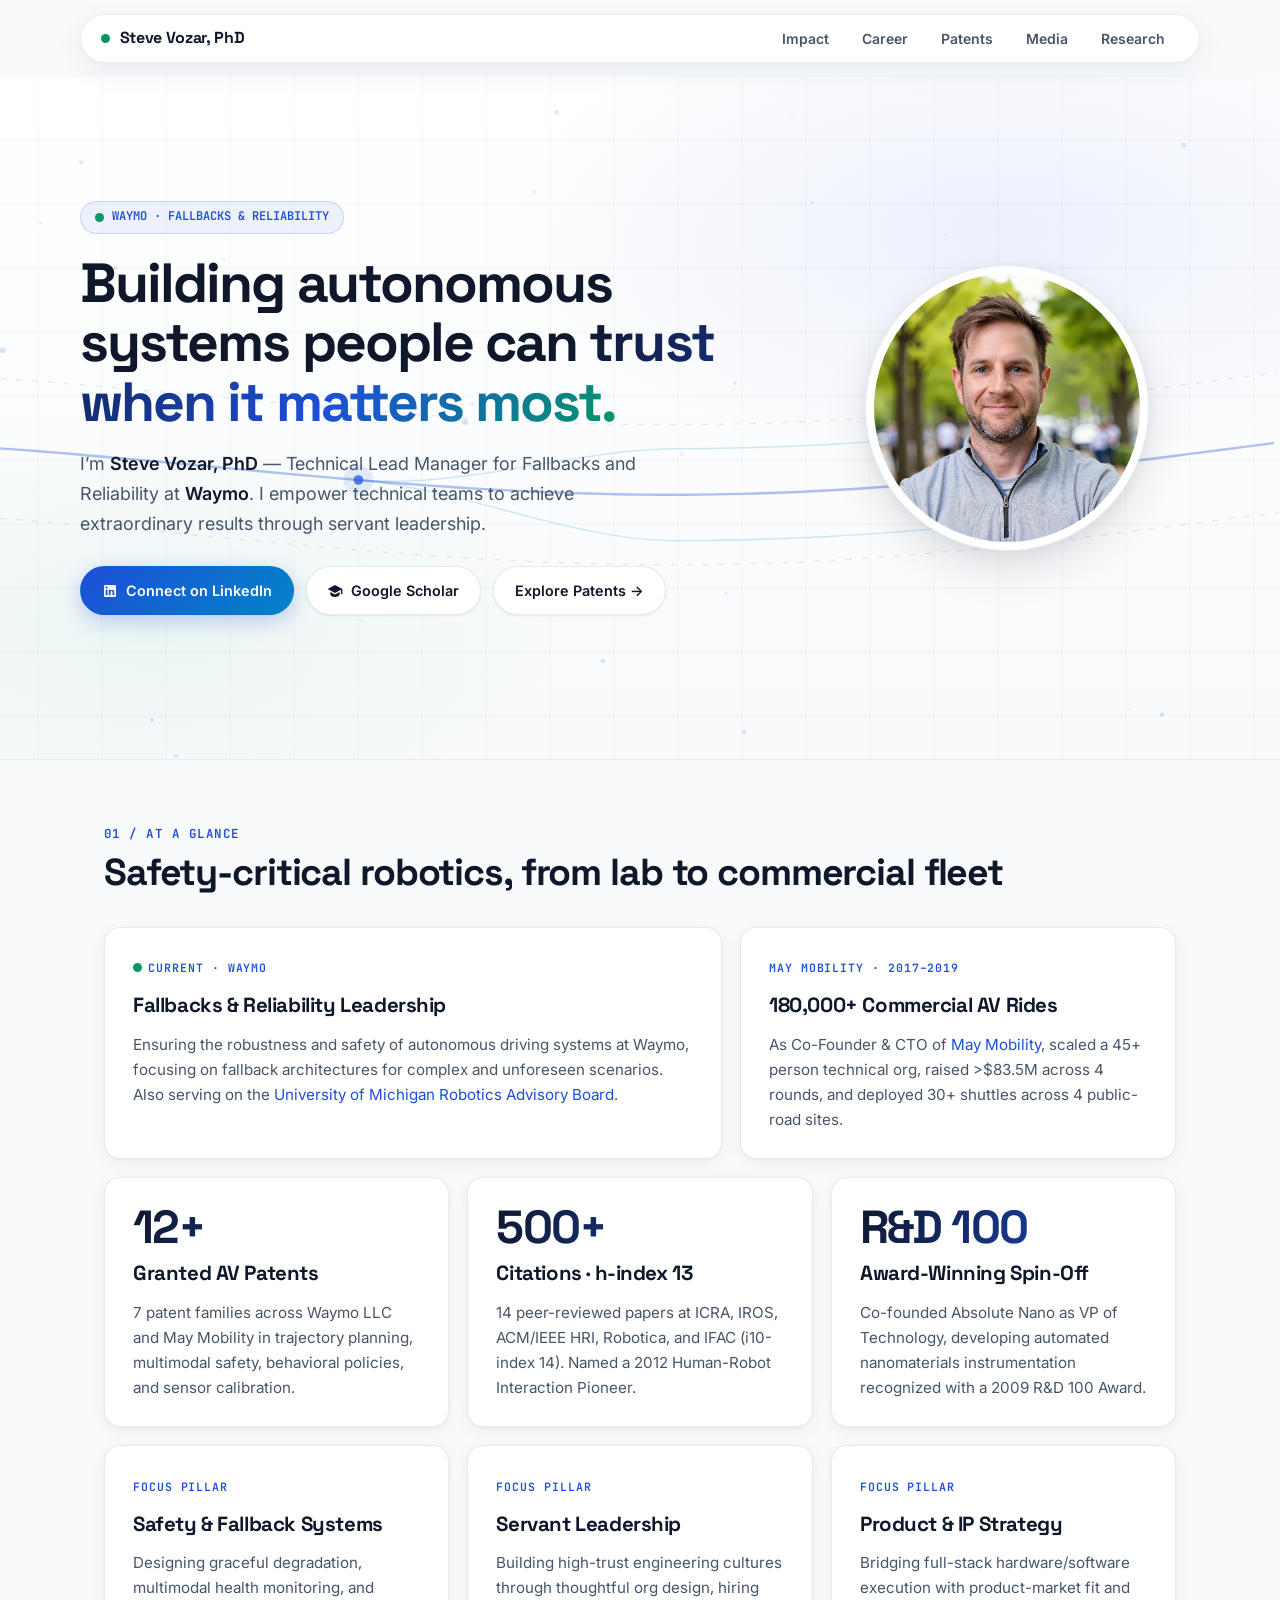
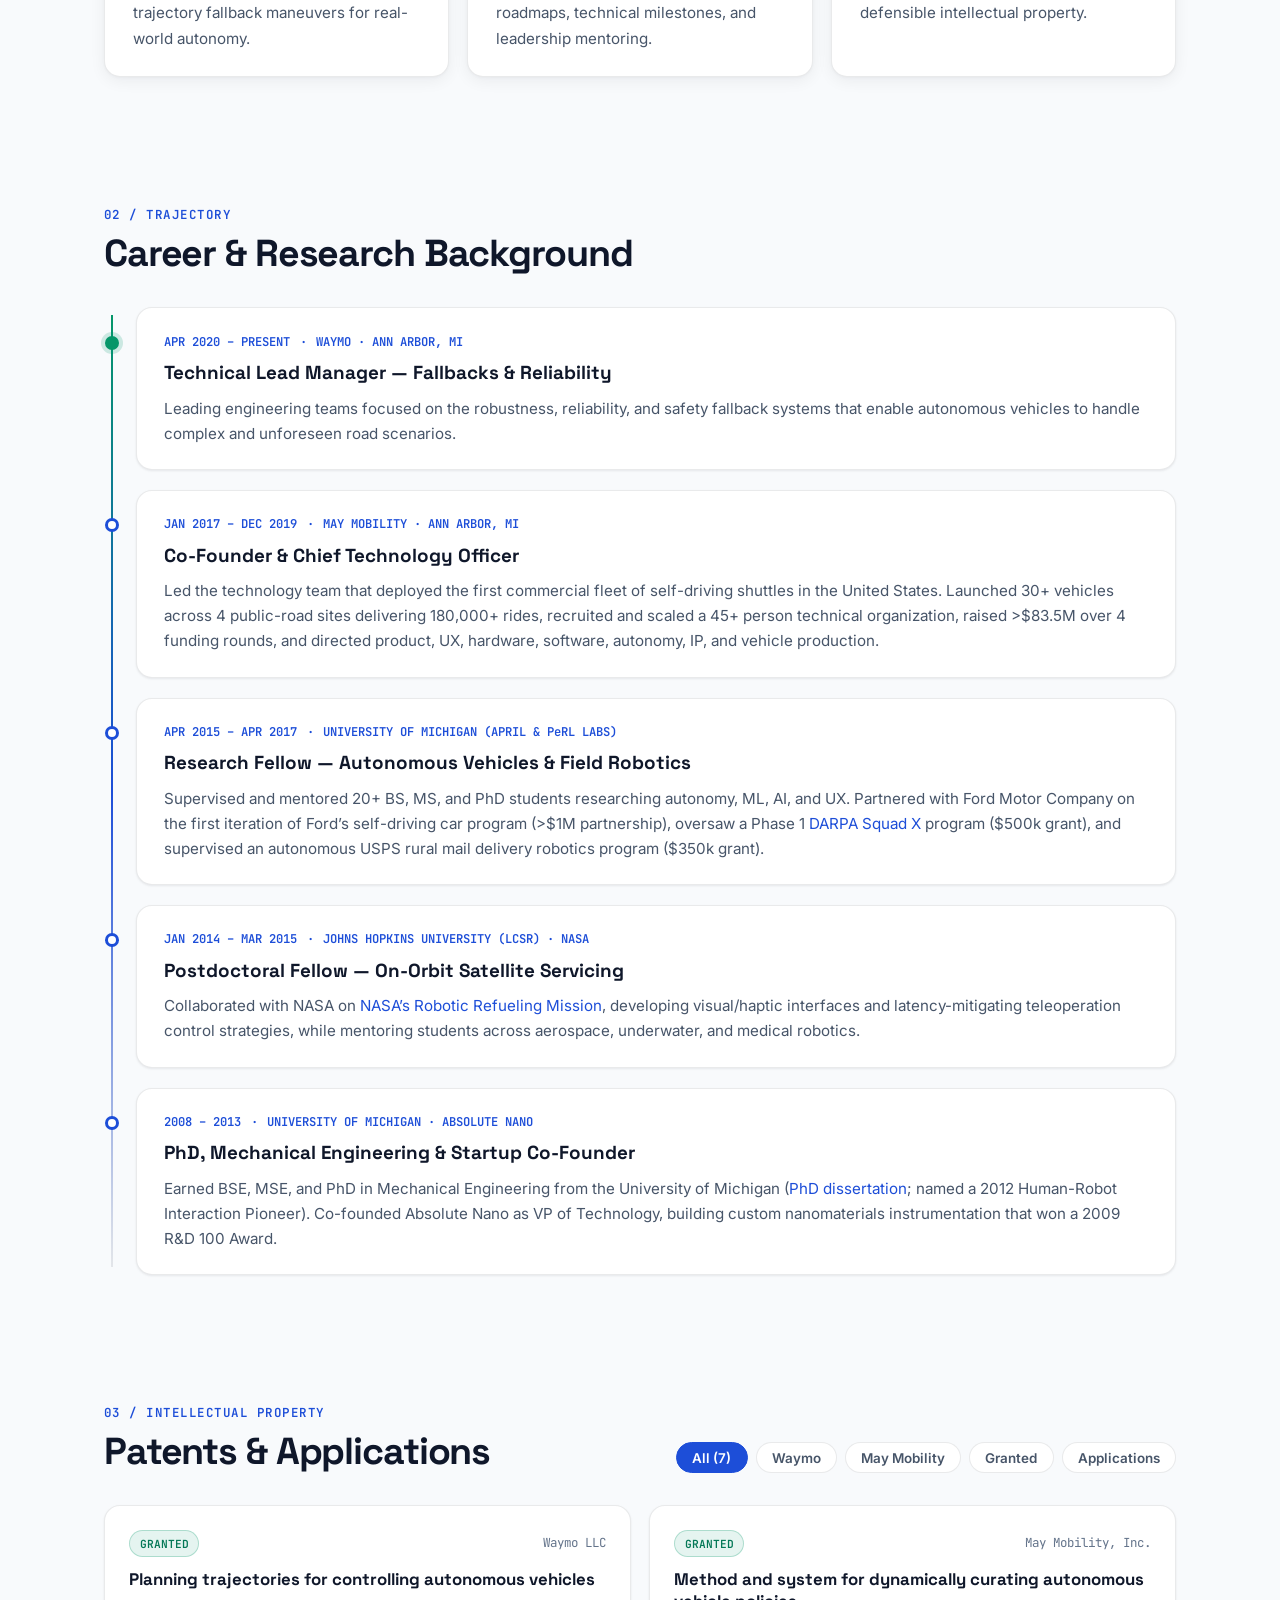
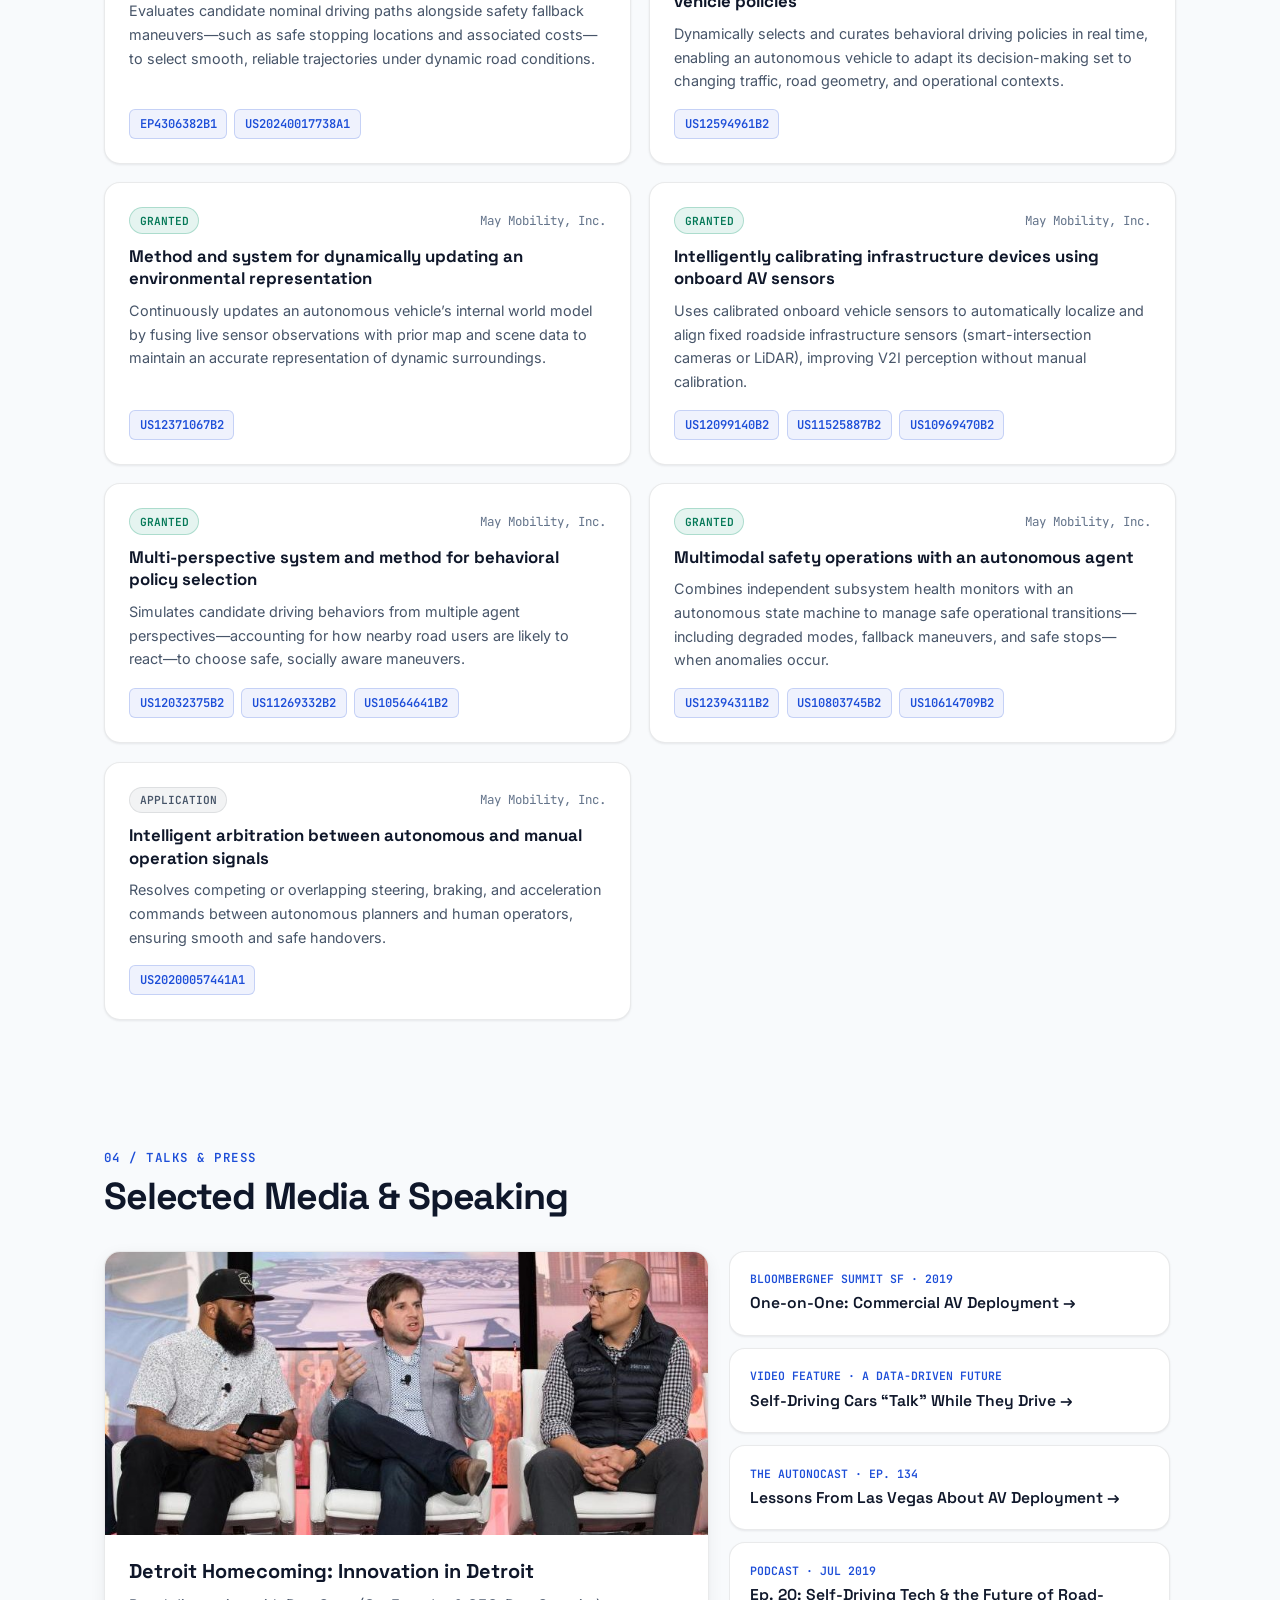
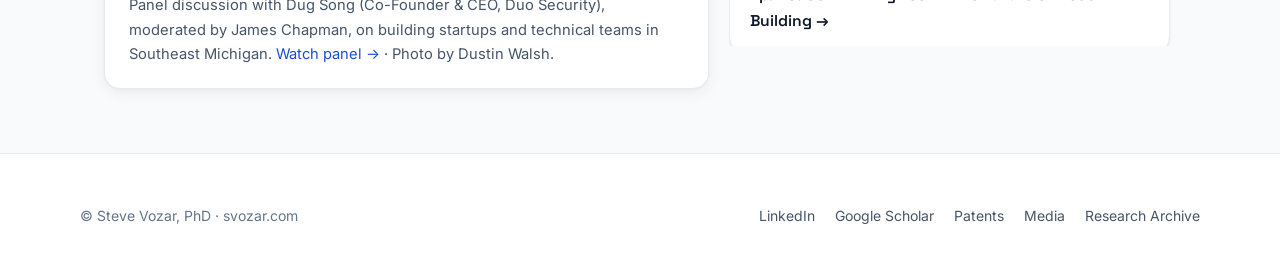
<file: index.html>
<!DOCTYPE html>
<html lang="en">
<head>
  <meta charset="UTF-8">
  <meta name="viewport" content="width=device-width, initial-scale=1.0">
  <title>Steve Vozar, PhD — Autonomous Vehicles, Robotics &amp; Technical Leadership</title>
  <meta name="description" content="Steve Vozar, PhD — Technical Lead Manager for Fallbacks and Reliability at Waymo. Empowering technical teams to achieve extraordinary results through servant leadership.">
  <link rel="canonical" href="https://svozar.com/">
  <meta property="og:type" content="website">
  <meta property="og:url" content="https://svozar.com/">
  <meta property="og:title" content="Steve Vozar, PhD — Autonomous Vehicles, Robotics &amp; Technical Leadership">
  <meta property="og:description" content="Steve Vozar, PhD — Technical Lead Manager for Fallbacks and Reliability at Waymo. Empowering technical teams to achieve extraordinary results through servant leadership.">
  <meta property="og:image" content="https://svozar.com/assets/img/headshot.jpg">
  <meta name="twitter:card" content="summary">
  <meta name="twitter:title" content="Steve Vozar, PhD — Autonomous Vehicles, Robotics &amp; Technical Leadership">
  <meta name="twitter:description" content="Steve Vozar, PhD — Technical Lead Manager for Fallbacks and Reliability at Waymo. Empowering technical teams to achieve extraordinary results through servant leadership.">
  <meta name="twitter:image" content="https://svozar.com/assets/img/headshot.jpg">
  <link rel="icon" type="image/svg+xml" href="/assets/img/favicon.svg">
  <link rel="apple-touch-icon" href="/assets/img/apple-touch-icon.png">
  <link rel="preconnect" href="https://fonts.googleapis.com">
  <link rel="preconnect" href="https://fonts.gstatic.com" crossorigin>
  <link href="https://fonts.googleapis.com/css2?family=Inter:wght@400;500;600;700&family=JetBrains+Mono:wght@500;600&family=Space+Grotesk:wght@600;700&display=swap" rel="stylesheet">
  <link rel="stylesheet" href="/assets/css/wild.css">
  <!-- Google tag (gtag.js) -->
  <script async src="https://www.googletagmanager.com/gtag/js?id=G-7G88GH63G0"></script>
  <script>
    window.dataLayer = window.dataLayer || [];
    function gtag(){dataLayer.push(arguments);}
    gtag("js", new Date());
    gtag("config", "G-7G88GH63G0");
  </script>
</head>
<body>
  <div class="scroll-progress" aria-hidden="true"></div>

  <!-- Floating Glassmorphic Navbar -->
  <header class="nav-wrap">
    <nav class="nav-bar" aria-label="Primary">
      <a class="nav-brand" href="/">
        <span class="status-pulse" aria-hidden="true"></span>
        Steve Vozar, PhD
      </a>

      <button class="nav-toggle" type="button" aria-expanded="false" aria-controls="primary-menu">
        <svg viewBox="0 0 24 24" fill="none" stroke="currentColor" stroke-width="2" stroke-linecap="round" aria-hidden="true">
          <line x1="3" y1="6" x2="21" y2="6"></line>
          <line x1="3" y1="12" x2="21" y2="12"></line>
          <line x1="3" y1="18" x2="21" y2="18"></line>
        </svg>
        Menu
      </button>

      <ul id="primary-menu" class="nav-links">
        <li><a href="/#impact">Impact</a></li>
        <li><a href="/#career">Career</a></li>
        <li><a href="/#patents">Patents</a></li>
        <li><a href="/#media">Media</a></li>
        <li><a href="/research/">Research</a></li>
      </ul>
    </nav>
  </header>

  <!-- Hero with Live Autonomous Trajectory & Fallback Canvas -->
  <section id="top" class="hero">
    <canvas id="trajectory-canvas" aria-hidden="true"></canvas>
    <div class="hero-glow" aria-hidden="true"></div>

    <div class="hero-container">
      <div>
        <div class="hero-badge">
          <span class="status-pulse" aria-hidden="true"></span>
          WAYMO · FALLBACKS &amp; RELIABILITY
        </div>
        <h1 class="hero-title">
          Building autonomous systems people can <span class="gradient-text">trust when it matters most.</span>
        </h1>
        <p class="hero-lead">
          I’m <strong>Steve Vozar, PhD</strong> — Technical Lead Manager for Fallbacks and Reliability at <strong>Waymo</strong>. I empower technical teams to achieve extraordinary results through servant leadership.
        </p>
        <div class="hero-cta-row">
          <a class="btn btn-primary" href="https://linkedin.com/in/svozar" target="_blank" rel="noopener noreferrer">
            <svg viewBox="0 0 24 24" fill="currentColor" aria-hidden="true">
              <path d="M19 3a2 2 0 0 1 2 2v14a2 2 0 0 1-2 2H5a2 2 0 0 1-2-2V5a2 2 0 0 1 2-2h14m-.5 15.5v-5.3a3.26 3.26 0 0 0-3.26-3.26c-.85 0-1.84.52-2.28 1.3v-1.11h-2.79v8.37h2.79v-4.93c0-.77.62-1.4 1.39-1.4a1.4 1.4 0 0 1 1.4 1.4v4.93h2.75M6.88 8.56a1.68 1.68 0 0 0 1.68-1.68c0-.93-.75-1.69-1.68-1.69a1.69 1.69 0 0 0-1.69 1.69c0 .93.76 1.68 1.69 1.68m1.39 9.94v-8.37H5.5v8.37h2.77z"/>
            </svg>
            Connect on LinkedIn
          </a>
          <a class="btn btn-ghost" href="https://scholar.google.com/citations?user=u3Bsl8MAAAAJ&amp;hl=en" target="_blank" rel="noopener noreferrer">
            <svg viewBox="0 0 24 24" fill="currentColor" aria-hidden="true">
              <path d="M12 3 1 9l11 6 9-4.91V17h2V9L12 3zm0 14.18L5 13.36V17c0 2.21 3.13 4 7 4s7-1.79 7-4v-3.64l-7 3.82z"/>
            </svg>
            Google Scholar
          </a>
          <a class="btn btn-ghost" href="#patents">Explore Patents &rarr;</a>
        </div>
      </div>

      <div class="portrait-frame">
        <div class="portrait-card">
          <img src="/assets/img/headshot.jpg" alt="Steve Vozar, PhD" width="763" height="763" fetchpriority="high">
        </div>
      </div>
    </div>
  </section>

  <!-- Bento Grid: Impact & Leadership Pillars -->
  <section id="impact" class="section reveal">
    <div class="section-header">
      <div>
        <div class="section-kicker">01 / At a Glance</div>
        <h2 class="section-title">Safety-critical robotics, from lab to commercial fleet</h2>
      </div>
    </div>

    <div class="bento-grid">
      <article class="bento-card span-7">
        <div class="bento-tag"><span class="status-pulse" aria-hidden="true"></span>Current · Waymo</div>
        <h3>Fallbacks &amp; Reliability Leadership</h3>
        <p>Ensuring the robustness and safety of autonomous driving systems at Waymo, focusing on fallback architectures for complex and unforeseen scenarios. Also serving on the <a href="https://robotics.umich.edu/people/advisory-board/" target="_blank" rel="noopener noreferrer">University of Michigan Robotics Advisory Board</a>.</p>
      </article>

      <article class="bento-card span-5">
        <div class="bento-tag">May Mobility · 2017–2019</div>
        <h3>180,000+ Commercial AV Rides</h3>
        <p>As Co-Founder &amp; CTO of <a href="https://maymobility.com" target="_blank" rel="noopener noreferrer">May Mobility</a>, scaled a 45+ person technical org, raised &gt;$83.5M across 4 rounds, and deployed 30+ shuttles across 4 public-road sites.</p>
      </article>

      <a class="bento-card span-4" href="#patents">
        <div class="stat-number">12+</div>
        <h3>Granted AV Patents</h3>
        <p>7 patent families across Waymo LLC and May Mobility in trajectory planning, multimodal safety, behavioral policies, and sensor calibration.</p>
      </a>

      <a class="bento-card span-4" href="/research/publications/">
        <div class="stat-number">500+</div>
        <h3>Citations · h-index 13</h3>
        <p>14 peer-reviewed papers at ICRA, IROS, ACM/IEEE HRI, Robotica, and IFAC (i10-index 14). Named a 2012 Human-Robot Interaction Pioneer.</p>
      </a>

      <article class="bento-card span-4">
        <div class="stat-number">R&amp;D 100</div>
        <h3>Award-Winning Spin-Off</h3>
        <p>Co-founded Absolute Nano as VP of Technology, developing automated nanomaterials instrumentation recognized with a 2009 R&amp;D 100 Award.</p>
      </article>

      <article class="bento-card span-4">
        <div class="bento-tag">Focus Pillar</div>
        <h3>Safety &amp; Fallback Systems</h3>
        <p>Designing graceful degradation, multimodal health monitoring, and trajectory fallback maneuvers for real-world autonomy.</p>
      </article>

      <article class="bento-card span-4">
        <div class="bento-tag">Focus Pillar</div>
        <h3>Servant Leadership</h3>
        <p>Building high-trust engineering cultures through thoughtful org design, hiring roadmaps, technical milestones, and leadership mentoring.</p>
      </article>

      <article class="bento-card span-4">
        <div class="bento-tag">Focus Pillar</div>
        <h3>Product &amp; IP Strategy</h3>
        <p>Bridging full-stack hardware/software execution with product-market fit and defensible intellectual property.</p>
      </article>
    </div>
  </section>

  <!-- Career Timeline -->
  <section id="career" class="section reveal">
    <div class="section-header">
      <div>
        <div class="section-kicker">02 / Trajectory</div>
        <h2 class="section-title">Career &amp; Research Background</h2>
      </div>
    </div>

    <div class="timeline">
      <article class="timeline-item timeline-item--current">
        <div class="timeline-meta"><span>APR 2020 – PRESENT</span> · <span>WAYMO · ANN ARBOR, MI</span></div>
        <h3>Technical Lead Manager — Fallbacks &amp; Reliability</h3>
        <p>Leading engineering teams focused on the robustness, reliability, and safety fallback systems that enable autonomous vehicles to handle complex and unforeseen road scenarios.</p>
      </article>

      <article class="timeline-item">
        <div class="timeline-meta"><span>JAN 2017 – DEC 2019</span> · <span>MAY MOBILITY · ANN ARBOR, MI</span></div>
        <h3>Co-Founder &amp; Chief Technology Officer</h3>
        <p>Led the technology team that deployed the first commercial fleet of self-driving shuttles in the United States. Launched 30+ vehicles across 4 public-road sites delivering 180,000+ rides, recruited and scaled a 45+ person technical organization, raised &gt;$83.5M over 4 funding rounds, and directed product, UX, hardware, software, autonomy, IP, and vehicle production.</p>
      </article>

      <article class="timeline-item">
        <div class="timeline-meta"><span>APR 2015 – APR 2017</span> · <span>UNIVERSITY OF MICHIGAN (APRIL &amp; PeRL LABS)</span></div>
        <h3>Research Fellow — Autonomous Vehicles &amp; Field Robotics</h3>
        <p>Supervised and mentored 20+ BS, MS, and PhD students researching autonomy, ML, AI, and UX. Partnered with Ford Motor Company on the first iteration of Ford’s self-driving car program (&gt;$1M partnership), oversaw a Phase 1 <a href="https://www.darpa.mil/research/programs/squad-x" target="_blank" rel="noopener noreferrer">DARPA Squad X</a> program ($500k grant), and supervised an autonomous USPS rural mail delivery robotics program ($350k grant).</p>
      </article>

      <article class="timeline-item">
        <div class="timeline-meta"><span>JAN 2014 – MAR 2015</span> · <span>JOHNS HOPKINS UNIVERSITY (LCSR) · NASA</span></div>
        <h3>Postdoctoral Fellow — On-Orbit Satellite Servicing</h3>
        <p>Collaborated with NASA on <a href="https://www.nasa.gov/isam/rrm-1-2/" target="_blank" rel="noopener noreferrer">NASA’s Robotic Refueling Mission</a>, developing visual/haptic interfaces and latency-mitigating teleoperation control strategies, while mentoring students across aerospace, underwater, and medical robotics.</p>
      </article>

      <article class="timeline-item">
        <div class="timeline-meta"><span>2008 – 2013</span> · <span>UNIVERSITY OF MICHIGAN · ABSOLUTE NANO</span></div>
        <h3>PhD, Mechanical Engineering &amp; Startup Co-Founder</h3>
        <p>Earned BSE, MSE, and PhD in Mechanical Engineering from the University of Michigan (<a href="http://deepblue.lib.umich.edu/handle/2027.42/102482" target="_blank" rel="noopener noreferrer">PhD dissertation</a>; named a 2012 Human-Robot Interaction Pioneer). Co-founded Absolute Nano as VP of Technology, building custom nanomaterials instrumentation that won a 2009 R&amp;D 100 Award.</p>
      </article>
    </div>
  </section>

  <!-- Interactive Patents Explorer -->
  <section id="patents" class="section reveal">
    <div class="section-header">
      <div>
        <div class="section-kicker">03 / Intellectual Property</div>
        <h2 class="section-title">Patents &amp; Applications</h2>
      </div>
      <div class="filter-bar" role="group" aria-label="Filter patents">
        <button class="filter-pill is-active" type="button" data-filter="all">All (7)</button>
        <button class="filter-pill" type="button" data-filter="waymo">Waymo</button>
        <button class="filter-pill" type="button" data-filter="may">May Mobility</button>
        <button class="filter-pill" type="button" data-filter="granted">Granted</button>
        <button class="filter-pill" type="button" data-filter="application">Applications</button>
      </div>
    </div>

    <div class="patent-grid">
      <article class="patent-card" data-tags="waymo granted">
        <div>
          <div class="patent-top">
            <span class="badge-granted">Granted</span>
            <span class="patent-org">Waymo LLC</span>
          </div>
          <h3>Planning trajectories for controlling autonomous vehicles</h3>
          <p>Evaluates candidate nominal driving paths alongside safety fallback maneuvers—such as safe stopping locations and associated costs—to select smooth, reliable trajectories under dynamic road conditions.</p>
        </div>
        <div class="patent-nums">
          <a class="patent-num" href="https://patents.google.com/patent/EP4306382B1/en" target="_blank" rel="noopener noreferrer">EP4306382B1</a>
          <a class="patent-num" href="https://patents.google.com/patent/US20240017738A1/en" target="_blank" rel="noopener noreferrer">US20240017738A1</a>
        </div>
      </article>

      <article class="patent-card" data-tags="may granted">
        <div>
          <div class="patent-top">
            <span class="badge-granted">Granted</span>
            <span class="patent-org">May Mobility, Inc.</span>
          </div>
          <h3>Method and system for dynamically curating autonomous vehicle policies</h3>
          <p>Dynamically selects and curates behavioral driving policies in real time, enabling an autonomous vehicle to adapt its decision-making set to changing traffic, road geometry, and operational contexts.</p>
        </div>
        <div class="patent-nums">
          <a class="patent-num" href="https://patents.google.com/patent/US12594961B2/en" target="_blank" rel="noopener noreferrer">US12594961B2</a>
        </div>
      </article>

      <article class="patent-card" data-tags="may granted">
        <div>
          <div class="patent-top">
            <span class="badge-granted">Granted</span>
            <span class="patent-org">May Mobility, Inc.</span>
          </div>
          <h3>Method and system for dynamically updating an environmental representation</h3>
          <p>Continuously updates an autonomous vehicle’s internal world model by fusing live sensor observations with prior map and scene data to maintain an accurate representation of dynamic surroundings.</p>
        </div>
        <div class="patent-nums">
          <a class="patent-num" href="https://patents.google.com/patent/US12371067B2/en" target="_blank" rel="noopener noreferrer">US12371067B2</a>
        </div>
      </article>

      <article class="patent-card" data-tags="may granted">
        <div>
          <div class="patent-top">
            <span class="badge-granted">Granted</span>
            <span class="patent-org">May Mobility, Inc.</span>
          </div>
          <h3>Intelligently calibrating infrastructure devices using onboard AV sensors</h3>
          <p>Uses calibrated onboard vehicle sensors to automatically localize and align fixed roadside infrastructure sensors (smart-intersection cameras or LiDAR), improving V2I perception without manual calibration.</p>
        </div>
        <div class="patent-nums">
          <a class="patent-num" href="https://patents.google.com/patent/US12099140B2/en" target="_blank" rel="noopener noreferrer">US12099140B2</a>
          <a class="patent-num" href="https://patents.google.com/patent/US11525887B2/en" target="_blank" rel="noopener noreferrer">US11525887B2</a>
          <a class="patent-num" href="https://patents.google.com/patent/US10969470B2/en" target="_blank" rel="noopener noreferrer">US10969470B2</a>
        </div>
      </article>

      <article class="patent-card" data-tags="may granted">
        <div>
          <div class="patent-top">
            <span class="badge-granted">Granted</span>
            <span class="patent-org">May Mobility, Inc.</span>
          </div>
          <h3>Multi-perspective system and method for behavioral policy selection</h3>
          <p>Simulates candidate driving behaviors from multiple agent perspectives—accounting for how nearby road users are likely to react—to choose safe, socially aware maneuvers.</p>
        </div>
        <div class="patent-nums">
          <a class="patent-num" href="https://patents.google.com/patent/US12032375B2/en" target="_blank" rel="noopener noreferrer">US12032375B2</a>
          <a class="patent-num" href="https://patents.google.com/patent/US11269332B2/en" target="_blank" rel="noopener noreferrer">US11269332B2</a>
          <a class="patent-num" href="https://patents.google.com/patent/US10564641B2/en" target="_blank" rel="noopener noreferrer">US10564641B2</a>
        </div>
      </article>

      <article class="patent-card" data-tags="may granted">
        <div>
          <div class="patent-top">
            <span class="badge-granted">Granted</span>
            <span class="patent-org">May Mobility, Inc.</span>
          </div>
          <h3>Multimodal safety operations with an autonomous agent</h3>
          <p>Combines independent subsystem health monitors with an autonomous state machine to manage safe operational transitions—including degraded modes, fallback maneuvers, and safe stops—when anomalies occur.</p>
        </div>
        <div class="patent-nums">
          <a class="patent-num" href="https://patents.google.com/patent/US12394311B2/en" target="_blank" rel="noopener noreferrer">US12394311B2</a>
          <a class="patent-num" href="https://patents.google.com/patent/US10803745B2/en" target="_blank" rel="noopener noreferrer">US10803745B2</a>
          <a class="patent-num" href="https://patents.google.com/patent/US10614709B2/en" target="_blank" rel="noopener noreferrer">US10614709B2</a>
        </div>
      </article>

      <article class="patent-card" data-tags="may application">
        <div>
          <div class="patent-top">
            <span class="badge-app">Application</span>
            <span class="patent-org">May Mobility, Inc.</span>
          </div>
          <h3>Intelligent arbitration between autonomous and manual operation signals</h3>
          <p>Resolves competing or overlapping steering, braking, and acceleration commands between autonomous planners and human operators, ensuring smooth and safe handovers.</p>
        </div>
        <div class="patent-nums">
          <a class="patent-num" href="https://patents.google.com/patent/US20200057441A1/en" target="_blank" rel="noopener noreferrer">US20200057441A1</a>
        </div>
      </article>
    </div>
  </section>

  <!-- Speaking & Media Showcase -->
  <section id="media" class="section reveal">
    <div class="section-header">
      <div>
        <div class="section-kicker">04 / Talks &amp; Press</div>
        <h2 class="section-title">Selected Media &amp; Speaking</h2>
      </div>
    </div>

    <div class="media-showcase">
      <div class="stage-card">
        <img
          class="stage-card-img"
          src="/assets/img/detroit-homecoming.jpg"
          alt="James Chapman, Steve Vozar, and Dug Song on a panel at Detroit Homecoming"
          width="792"
          height="372"
          loading="lazy"
        >
        <div class="stage-card-body">
          <h3>Detroit Homecoming: Innovation in Detroit</h3>
          <p>Panel discussion with Dug Song (Co-Founder &amp; CEO, Duo Security), moderated by James Chapman, on building startups and technical teams in Southeast Michigan. <a href="https://www.youtube.com/watch?v=WYp998NhrQ0" target="_blank" rel="noopener noreferrer">Watch panel &rarr;</a> · Photo by Dustin Walsh.</p>
        </div>
      </div>

      <div class="media-list">
        <a class="media-link-card" href="https://vimeo.com/316129278" target="_blank" rel="noopener noreferrer">
          <span class="media-link-meta">BloombergNEF Summit SF · 2019</span>
          <span class="media-link-title">One-on-One: Commercial AV Deployment &rarr;</span>
        </a>
        <a class="media-link-card" href="https://www.youtube.com/watch?v=y1efchUKsZg" target="_blank" rel="noopener noreferrer">
          <span class="media-link-meta">Video Feature · A Data-Driven Future</span>
          <span class="media-link-title">Self-Driving Cars “Talk” While They Drive &rarr;</span>
        </a>
        <a class="media-link-card" href="https://www.autonocast.com/blog/2019/3/15/134-lessons-from-las-vegas-about-av-deployment" target="_blank" rel="noopener noreferrer">
          <span class="media-link-meta">The Autonocast · Ep. 134</span>
          <span class="media-link-title">Lessons From Las Vegas About AV Deployment &rarr;</span>
        </a>
        <a class="media-link-card" href="https://html5-player.libsyn.com/embed/episode/id/10612205/" target="_blank" rel="noopener noreferrer">
          <span class="media-link-meta">Podcast · Jul 2019</span>
          <span class="media-link-title">Ep. 20: Self-Driving Tech &amp; the Future of Road-Building &rarr;</span>
        </a>
        <a class="media-link-card" href="https://iln.ieee.org/public/contentdetails.aspx?id=85DCAE8A2C4F432692082B8CF63CE98F" target="_blank" rel="noopener noreferrer">
          <span class="media-link-meta">IEEE Learning Network · Course</span>
          <span class="media-link-title">Sensors for Autonomous Vehicles &rarr;</span>
        </a>
        <a class="media-link-card" href="/research/">
          <span class="media-link-meta">Academic Archive</span>
          <span class="media-link-title">Publications, Posters &amp; Teaching (UMich / JHU) &rarr;</span>
        </a>
      </div>
    </div>
  </section>

  <footer class="wild-footer">
    <div class="wild-footer-inner">
      <p>&copy; Steve Vozar, PhD · svozar.com</p>
      <div class="footer-links">
        <a href="https://linkedin.com/in/svozar" target="_blank" rel="noopener noreferrer">LinkedIn</a>
        <a href="https://scholar.google.com/citations?user=u3Bsl8MAAAAJ&amp;hl=en" target="_blank" rel="noopener noreferrer">Google Scholar</a>
        <a href="/#patents">Patents</a>
        <a href="/#media">Media</a>
        <a href="/research/">Research Archive</a>
      </div>
    </div>
  </footer>

  <script src="/assets/js/wild.js" defer></script>
</body>
</html>
</file>
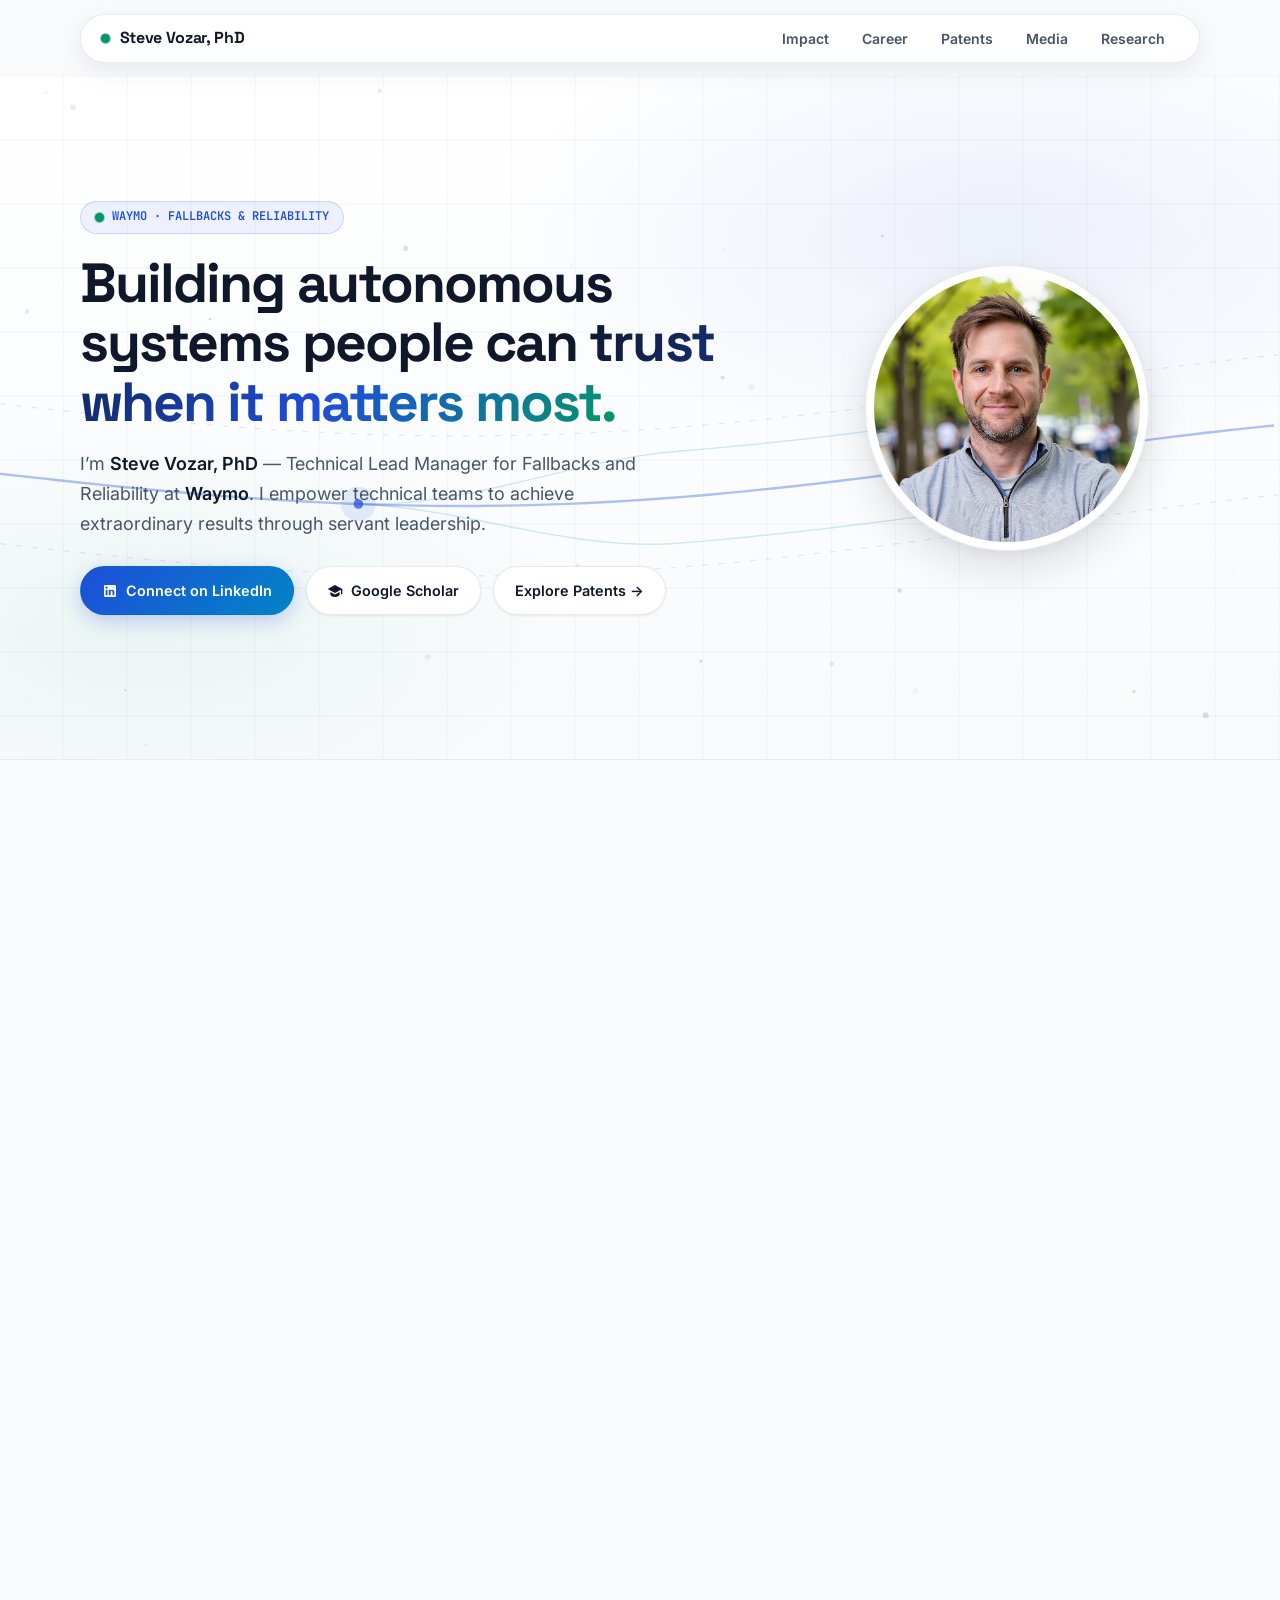
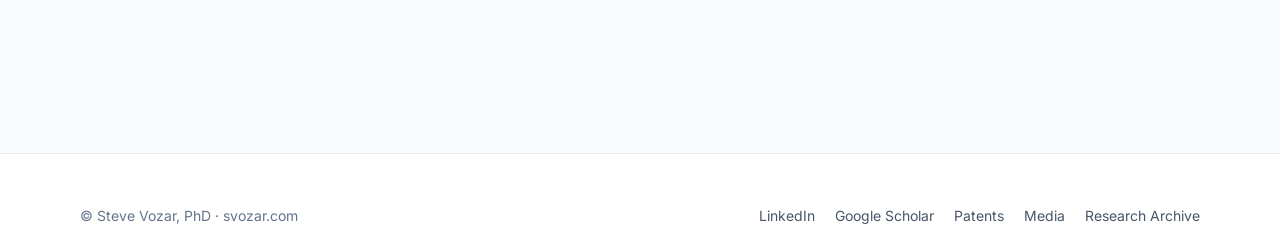
<file: media/index.html>
<!DOCTYPE html>
<html lang="en">
<head>
  <meta charset="UTF-8">
  <title>Media | Steve Vozar, PhD</title>
  <link rel="canonical" href="https://svozar.com/#media">
  <meta http-equiv="refresh" content="0; url=/#media">
</head>
<body>
  <p>Redirecting to <a href="/#media">svozar.com/#media</a>...</p>
</body>
</html>
</file>
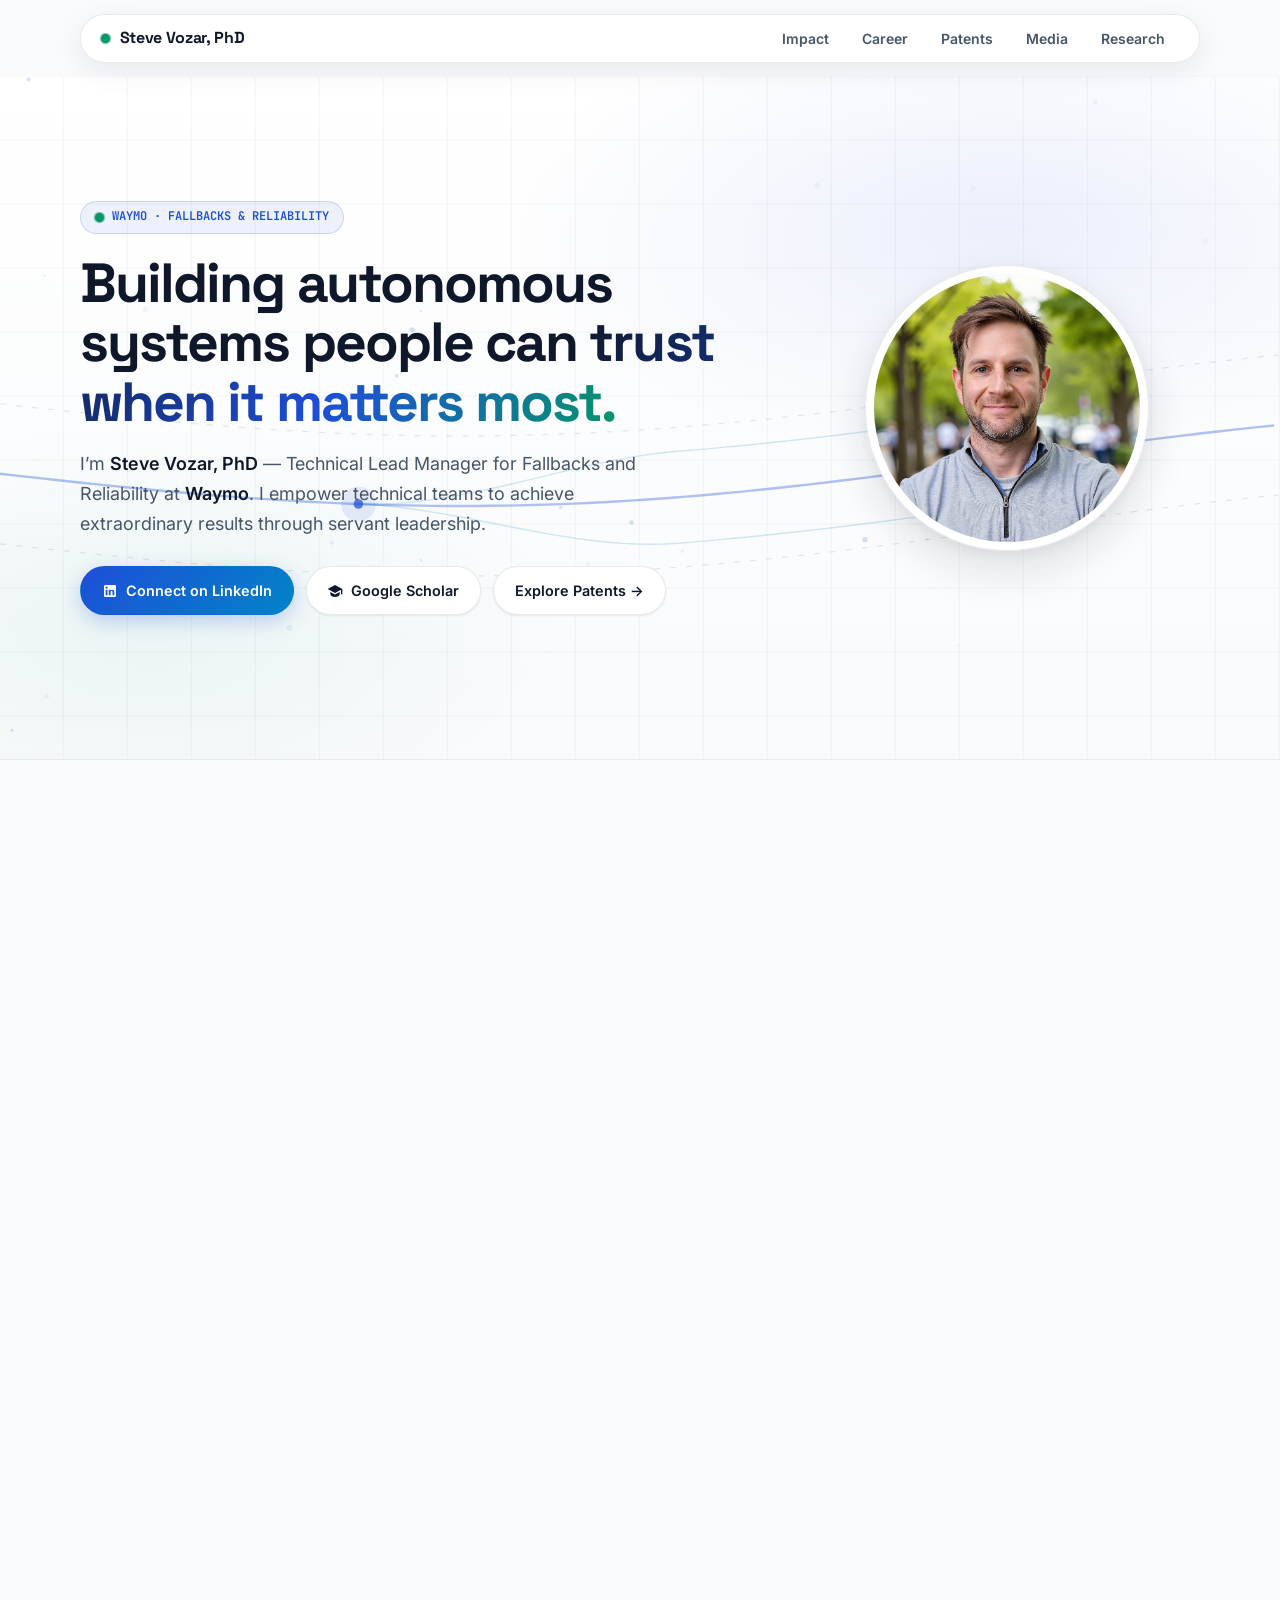
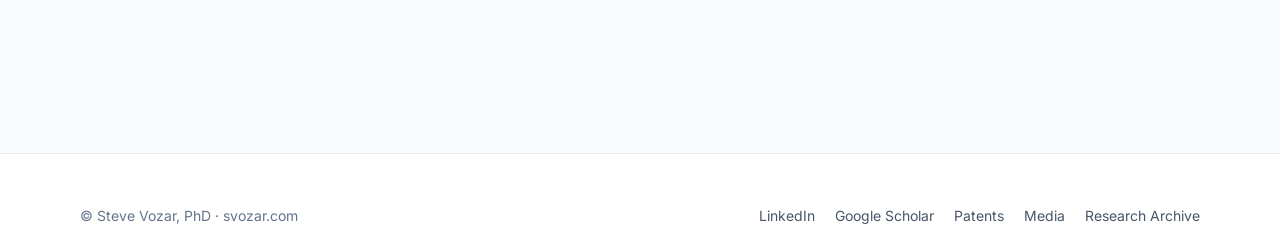
<file: patents/index.html>
<!DOCTYPE html>
<html lang="en">
<head>
  <meta charset="UTF-8">
  <title>Patents | Steve Vozar, PhD</title>
  <link rel="canonical" href="https://svozar.com/#patents">
  <meta http-equiv="refresh" content="0; url=/#patents">
</head>
<body>
  <p>Redirecting to <a href="/#patents">svozar.com/#patents</a>...</p>
</body>
</html>
</file>
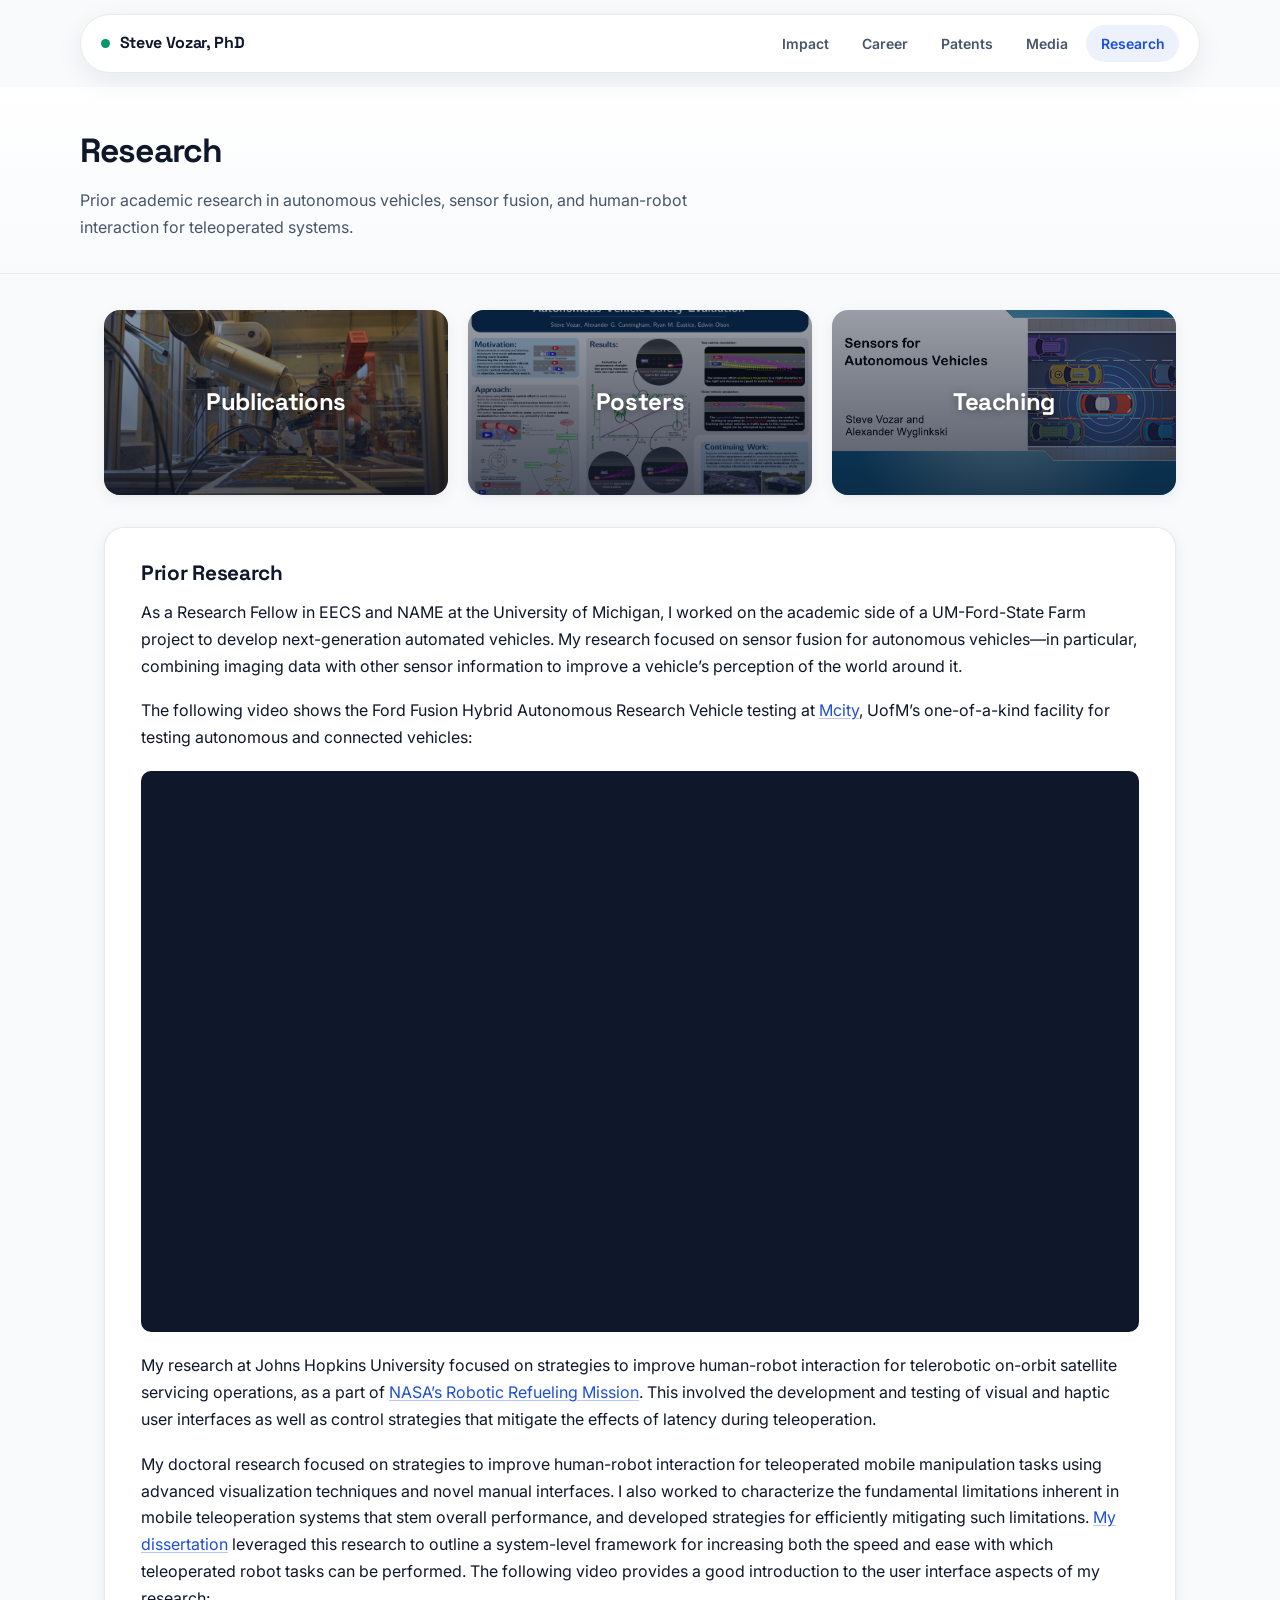
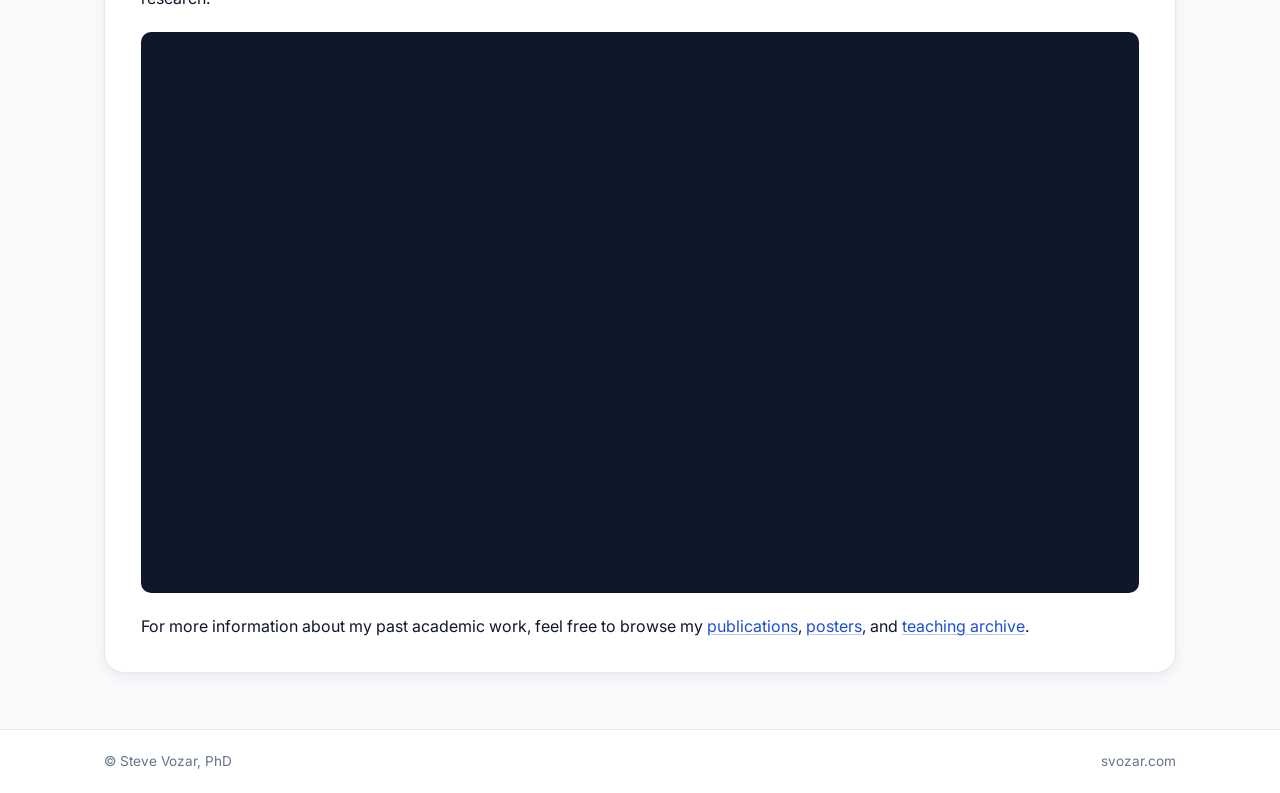
<file: research/index.html>
<!DOCTYPE html>
<html lang="en">
<head>
  <meta charset="UTF-8">
  <meta name="viewport" content="width=device-width, initial-scale=1.0">
  <title>Research | Steve Vozar, PhD</title>
  <meta name="description" content="Autonomous vehicles, sensor fusion, teleoperated robotics, and human-robot interaction research by Steve Vozar, PhD.">
  <link rel="canonical" href="https://svozar.com/research/">
  <meta property="og:type" content="website">
  <meta property="og:url" content="https://svozar.com/research/">
  <meta property="og:title" content="Research | Steve Vozar, PhD">
  <meta property="og:description" content="Autonomous vehicles, sensor fusion, teleoperated robotics, and human-robot interaction research by Steve Vozar, PhD.">
  <meta property="og:image" content="https://svozar.com/assets/img/headshot.jpg">
  <meta name="twitter:card" content="summary">
  <meta name="twitter:title" content="Research | Steve Vozar, PhD">
  <meta name="twitter:description" content="Autonomous vehicles, sensor fusion, teleoperated robotics, and human-robot interaction research by Steve Vozar, PhD.">
  <meta name="twitter:image" content="https://svozar.com/assets/img/headshot.jpg">
  <link rel="icon" type="image/svg+xml" href="/assets/img/favicon.svg">
  <link rel="apple-touch-icon" href="/assets/img/apple-touch-icon.png">
  <link rel="preconnect" href="https://fonts.googleapis.com">
  <link rel="preconnect" href="https://fonts.gstatic.com" crossorigin>
  <link href="https://fonts.googleapis.com/css2?family=Inter:wght@400;500;600;700&family=Space+Grotesk:wght@600;700&display=swap" rel="stylesheet">
  <link rel="stylesheet" href="/assets/css/style.css">
  <!-- Google tag (gtag.js) -->
  <script async src="https://www.googletagmanager.com/gtag/js?id=G-7G88GH63G0"></script>
  <script>
    window.dataLayer = window.dataLayer || [];
    function gtag(){dataLayer.push(arguments);}
    gtag("js", new Date());
    gtag("config", "G-7G88GH63G0");
  </script>
</head>
<body>
  <a class="skip-link" href="#content">Skip to content</a>

  <header class="site-header">
    <nav class="site-nav" aria-label="Primary">
      <a class="site-brand" href="/"><span class="brand-dot" aria-hidden="true"></span>Steve Vozar, PhD</a>
      <button class="nav-toggle" type="button" aria-expanded="false" aria-controls="primary-menu">
        <svg viewBox="0 0 24 24" fill="none" stroke="currentColor" stroke-width="2" stroke-linecap="round" aria-hidden="true">
          <line x1="3" y1="6" x2="21" y2="6"></line>
          <line x1="3" y1="12" x2="21" y2="12"></line>
          <line x1="3" y1="18" x2="21" y2="18"></line>
        </svg>
        Menu
      </button>
      <ul id="primary-menu" class="nav-list">
        <li><a href="/#impact">Impact</a></li>
        <li><a href="/#career">Career</a></li>
        <li><a href="/#patents">Patents</a></li>
        <li><a href="/#media">Media</a></li>
        <li><a href="/research/" aria-current="page">Research</a></li>
      </ul>
    </nav>
  </header>

  <section class="page-banner">
    <div class="page-banner-inner">
      <h1 class="page-title">Research</h1>
      <p class="page-banner-sub">Prior academic research in autonomous vehicles, sensor fusion, and human-robot interaction for teleoperated systems.</p>
    </div>
  </section>

  <main id="content" class="page-main">
    <div class="cover-card-grid">
      <a
        class="cover-card"
        href="/research/publications/"
        style="background-image: url('/assets/img/publications-cover.jpg');"
      >
        <span class="cover-card-content">
          <span class="cover-card-title">Publications</span>
        </span>
      </a>

      <a
        class="cover-card"
        href="/research/posters/"
        style="background-image: url('/assets/img/posters-cover.jpg');"
      >
        <span class="cover-card-content">
          <span class="cover-card-title">Posters</span>
        </span>
      </a>

      <a
        class="cover-card"
        href="/teaching/"
        style="background-image: url('/assets/img/edp538-first-frame.jpg');"
      >
        <span class="cover-card-content">
          <span class="cover-card-title">Teaching</span>
        </span>
      </a>
    </div>

    <div class="content-card">
      <h2>Prior Research</h2>

      <p>As a Research Fellow in EECS and NAME at the University of Michigan, I worked on the academic side of a UM-Ford-State Farm project to develop next-generation automated vehicles. My research focused on sensor fusion for autonomous vehicles—in particular, combining imaging data with other sensor information to improve a vehicle’s perception of the world around it.</p>

      <p>The following video shows the Ford Fusion Hybrid Autonomous Research Vehicle testing at <a href="https://mcity.umich.edu/" target="_blank" rel="noopener noreferrer">Mcity</a>, UofM’s one-of-a-kind facility for testing autonomous and connected vehicles:</p>

      <div class="embed-16x9">
        <iframe
          src="https://www.youtube.com/embed/fYtVVkZv9co"
          title="Ford Fusion Hybrid Autonomous Research Vehicle at Mcity"
          allow="accelerometer; autoplay; clipboard-write; encrypted-media; gyroscope; picture-in-picture; web-share"
          referrerpolicy="strict-origin-when-cross-origin"
          allowfullscreen
          loading="lazy"
        ></iframe>
      </div>

      <p>My research at Johns Hopkins University focused on strategies to improve human-robot interaction for telerobotic on-orbit satellite servicing operations, as a part of <a href="https://www.nasa.gov/isam/rrm-1-2/" target="_blank" rel="noopener noreferrer">NASA’s Robotic Refueling Mission</a>. This involved the development and testing of visual and haptic user interfaces as well as control strategies that mitigate the effects of latency during teleoperation.</p>

      <p>My doctoral research focused on strategies to improve human-robot interaction for teleoperated mobile manipulation tasks using advanced visualization techniques and novel manual interfaces. I also worked to characterize the fundamental limitations inherent in mobile teleoperation systems that stem overall performance, and developed strategies for efficiently mitigating such limitations. <a href="http://deepblue.lib.umich.edu/handle/2027.42/102482" target="_blank" rel="noopener noreferrer">My dissertation</a> leveraged this research to outline a system-level framework for increasing both the speed and ease with which teleoperated robot tasks can be performed. The following video provides a good introduction to the user interface aspects of my research:</p>

      <div class="embed-16x9">
        <iframe
          src="https://www.youtube.com/embed/Bc1W2yM6LaI"
          title="High-Tech Control of Unmanned Ground Vehicles"
          allow="accelerometer; autoplay; clipboard-write; encrypted-media; gyroscope; picture-in-picture; web-share"
          referrerpolicy="strict-origin-when-cross-origin"
          allowfullscreen
          loading="lazy"
        ></iframe>
      </div>

      <p>For more information about my past academic work, feel free to browse my <a href="/research/publications/">publications</a>, <a href="/research/posters/">posters</a>, and <a href="/teaching/">teaching archive</a>.</p>
    </div>
  </main>

  <footer class="site-footer">
    <div class="site-footer-inner">
      <p>&copy; Steve Vozar, PhD</p>
      <p>svozar.com</p>
    </div>
  </footer>

  <script src="/assets/js/site.js" defer></script>
</body>
</html>
</file>
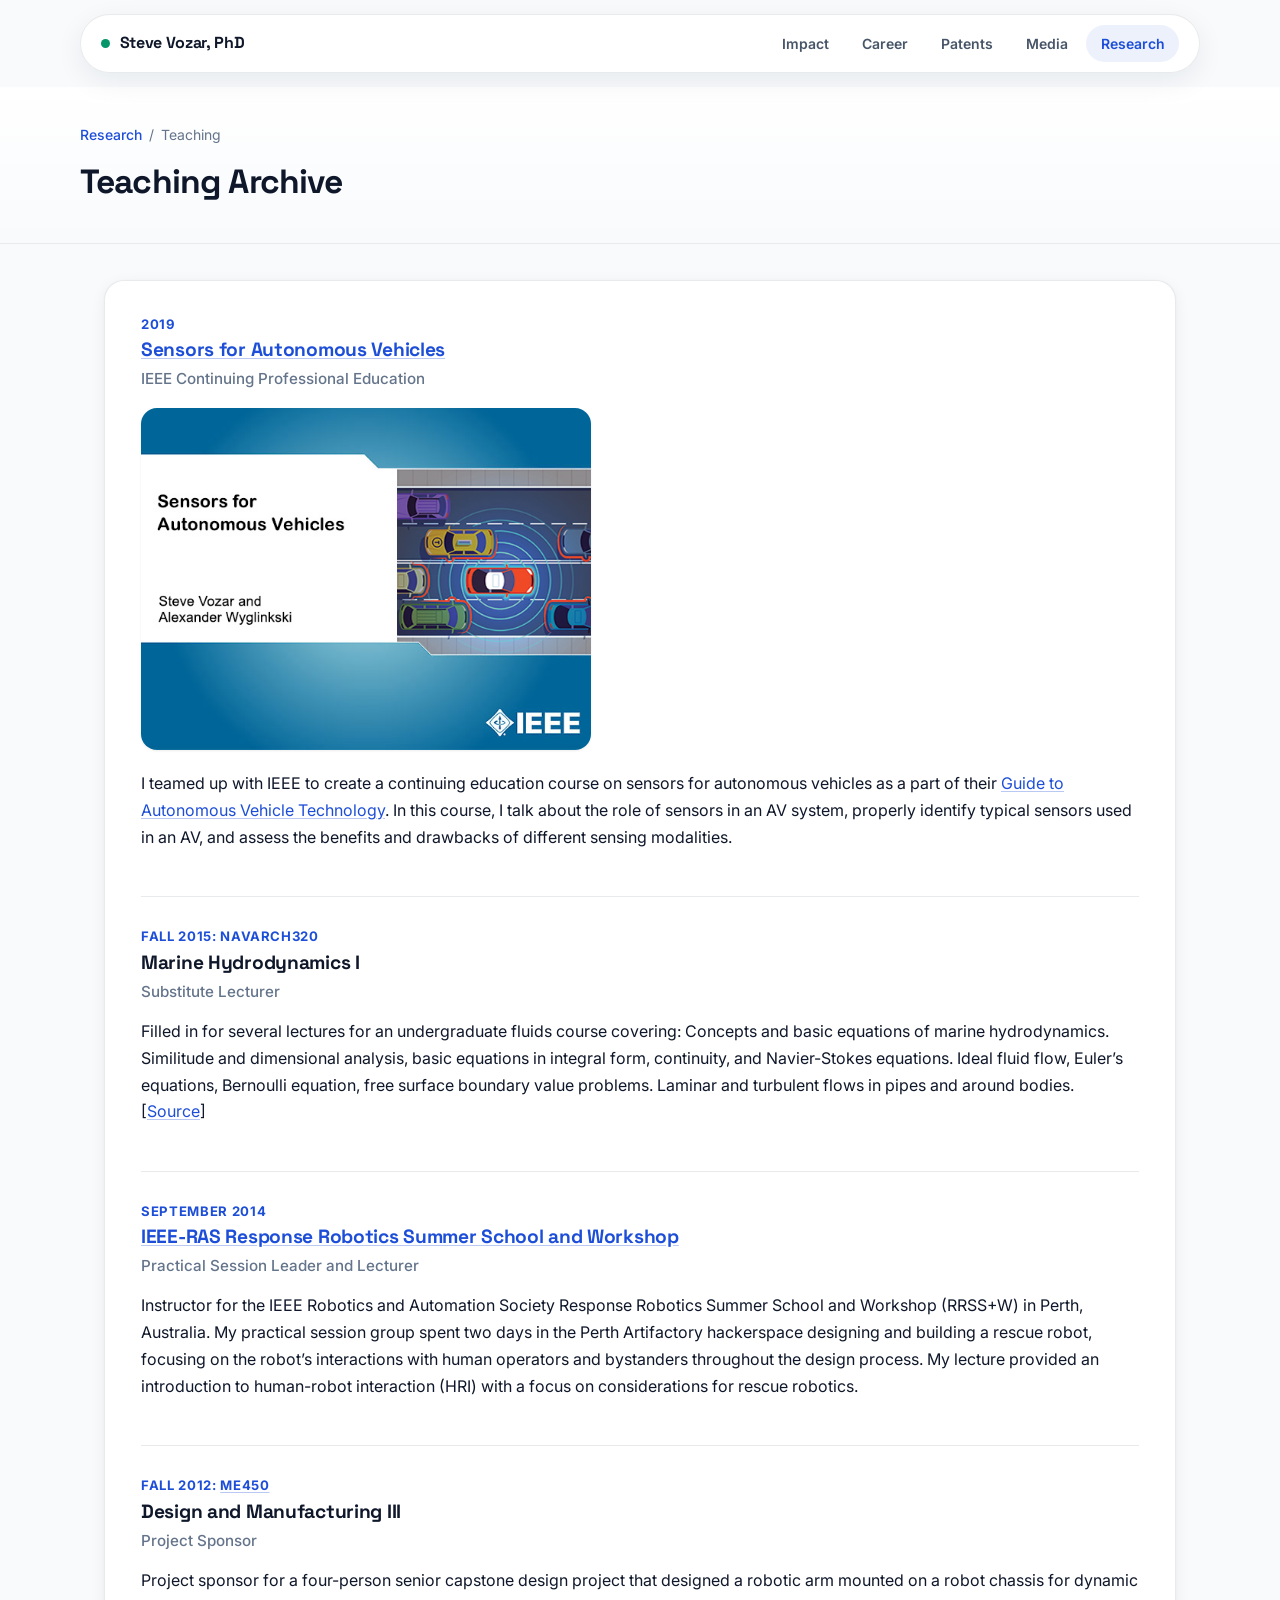
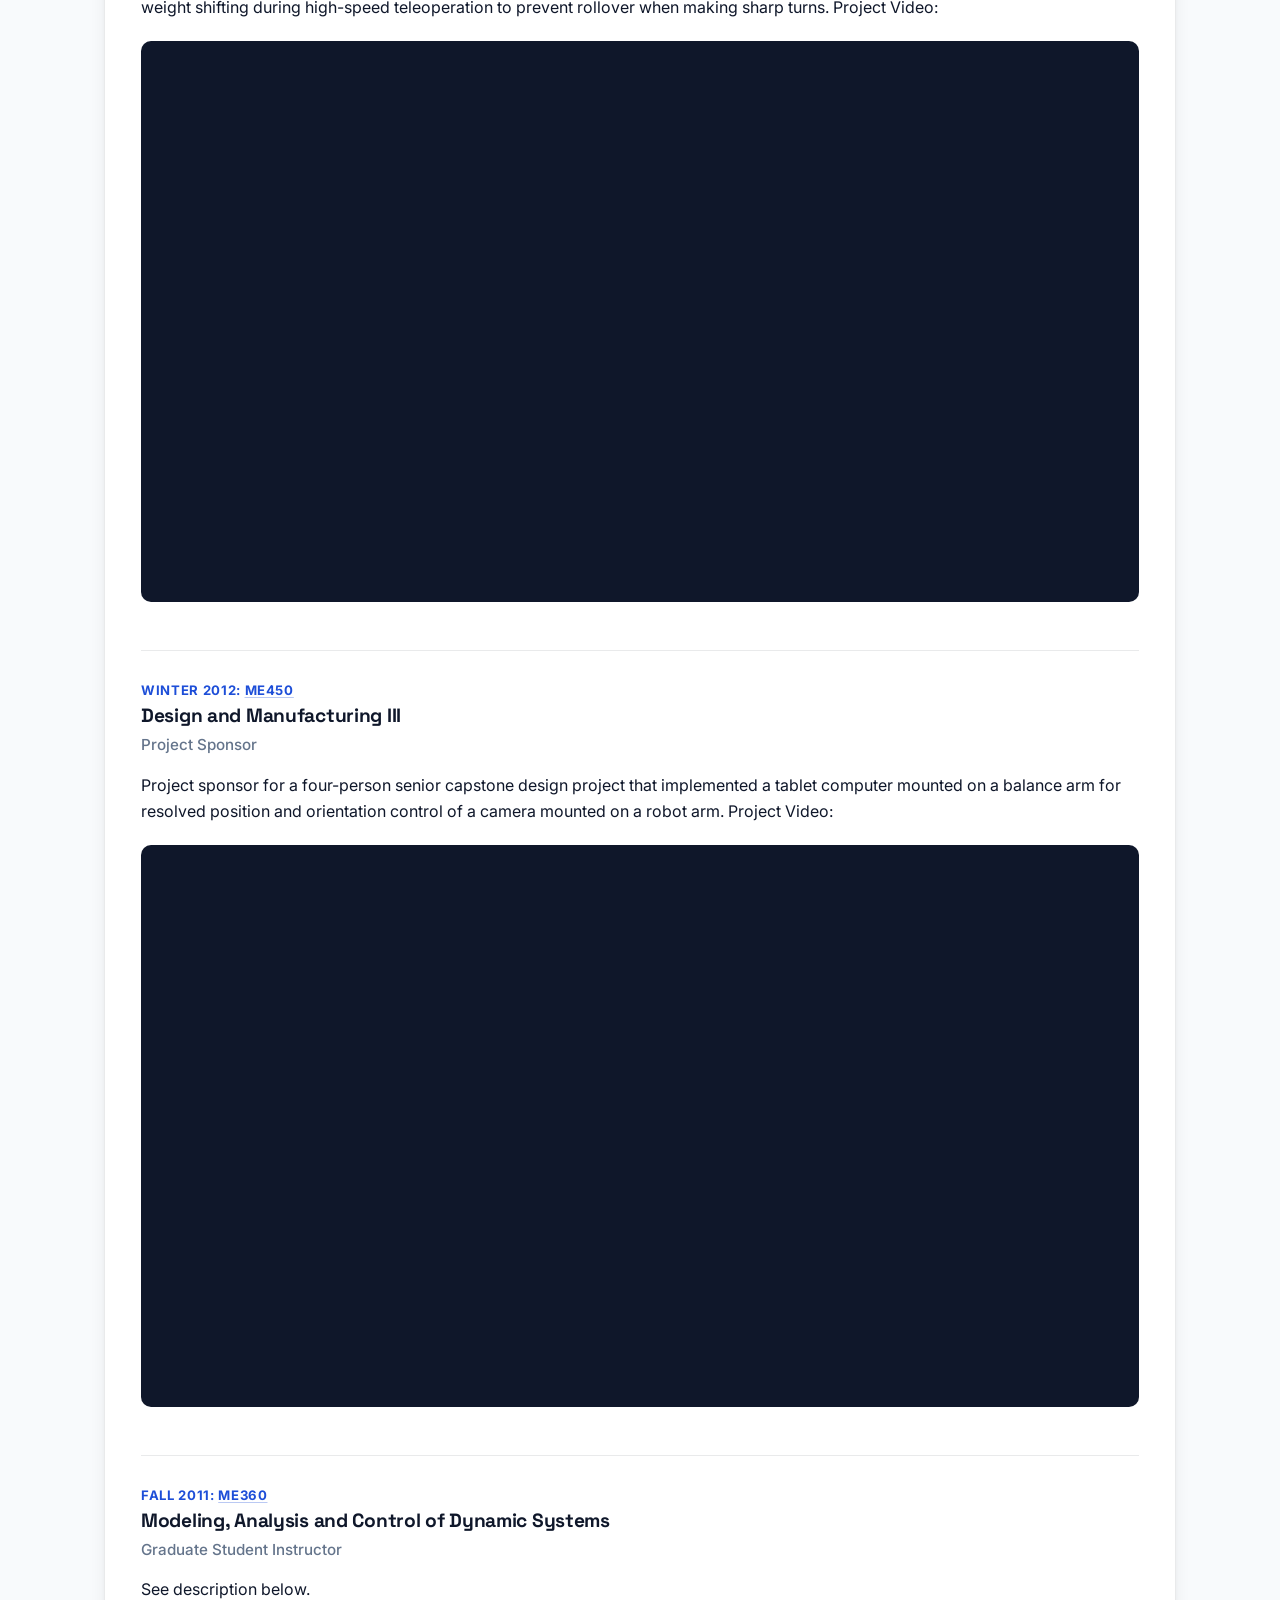
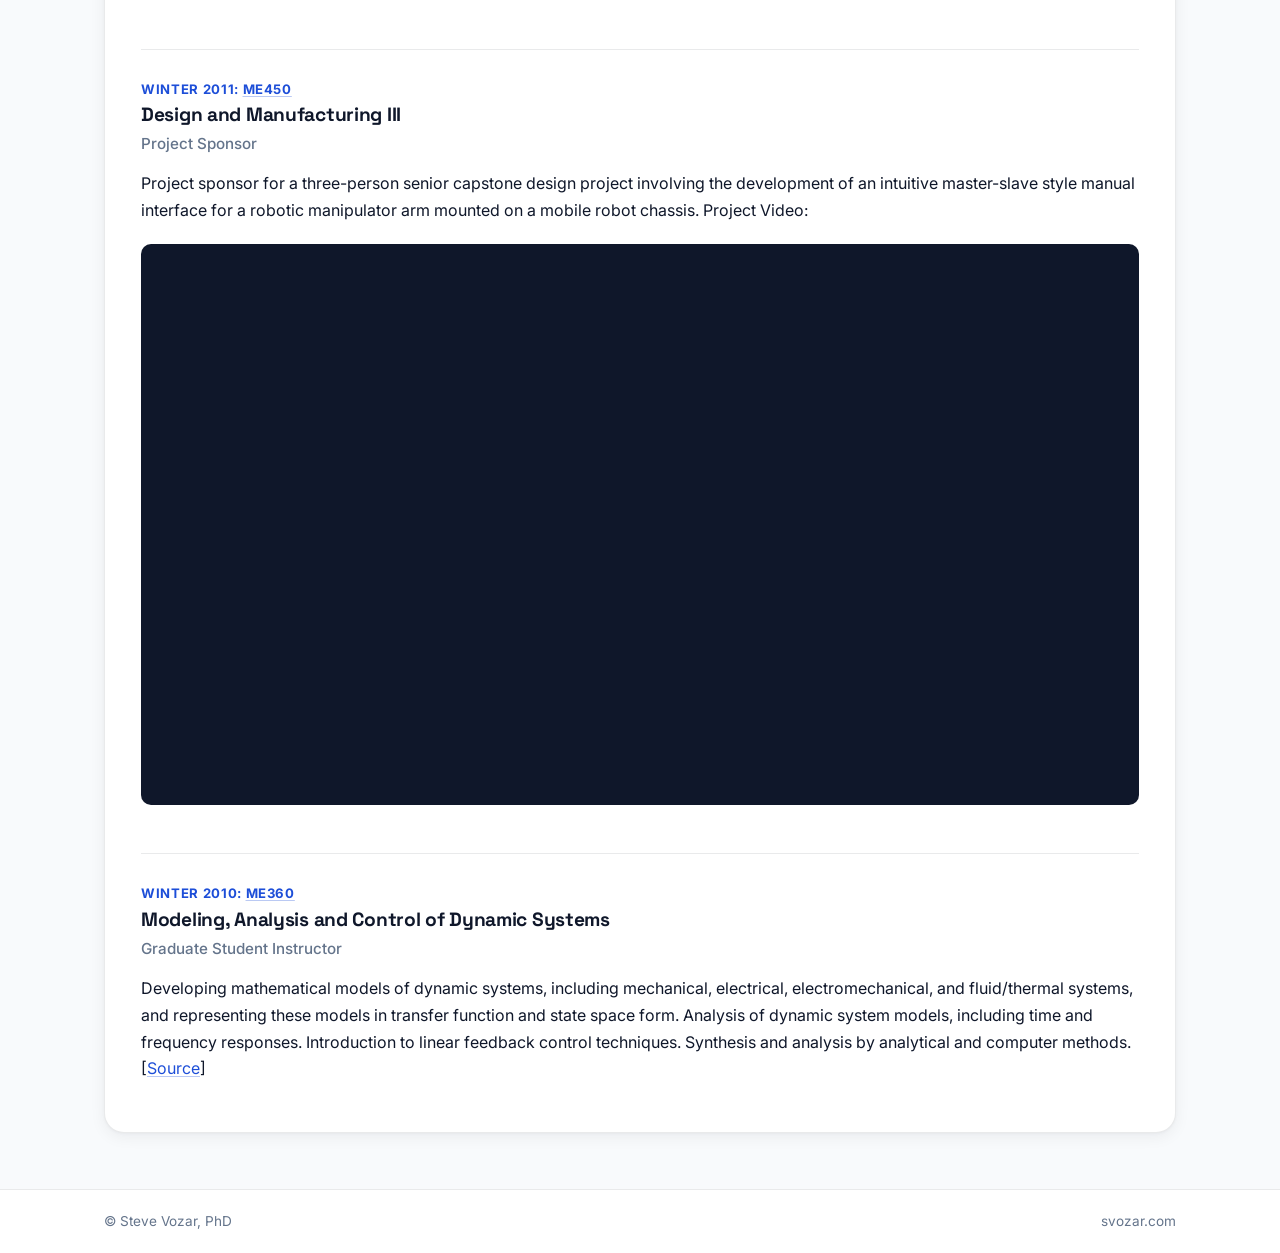
<file: teaching/index.html>
<!DOCTYPE html>
<html lang="en">
<head>
  <meta charset="UTF-8">
  <meta name="viewport" content="width=device-width, initial-scale=1.0">
  <title>Teaching | Steve Vozar, PhD</title>
  <meta name="description" content="Courses, workshops, and capstone projects taught and sponsored by Steve Vozar, PhD.">
  <link rel="canonical" href="https://svozar.com/teaching/">
  <meta property="og:type" content="website">
  <meta property="og:url" content="https://svozar.com/teaching/">
  <meta property="og:title" content="Teaching | Steve Vozar, PhD">
  <meta property="og:description" content="Courses, workshops, and capstone projects taught and sponsored by Steve Vozar, PhD.">
  <meta property="og:image" content="https://svozar.com/assets/img/headshot.jpg">
  <meta name="twitter:card" content="summary">
  <meta name="twitter:title" content="Teaching | Steve Vozar, PhD">
  <meta name="twitter:description" content="Courses, workshops, and capstone projects taught and sponsored by Steve Vozar, PhD.">
  <meta name="twitter:image" content="https://svozar.com/assets/img/headshot.jpg">
  <link rel="icon" type="image/svg+xml" href="/assets/img/favicon.svg">
  <link rel="apple-touch-icon" href="/assets/img/apple-touch-icon.png">
  <link rel="preconnect" href="https://fonts.googleapis.com">
  <link rel="preconnect" href="https://fonts.gstatic.com" crossorigin>
  <link href="https://fonts.googleapis.com/css2?family=Inter:wght@400;500;600;700&family=Space+Grotesk:wght@600;700&display=swap" rel="stylesheet">
  <link rel="stylesheet" href="/assets/css/style.css">
  <!-- Google tag (gtag.js) -->
  <script async src="https://www.googletagmanager.com/gtag/js?id=G-7G88GH63G0"></script>
  <script>
    window.dataLayer = window.dataLayer || [];
    function gtag(){dataLayer.push(arguments);}
    gtag("js", new Date());
    gtag("config", "G-7G88GH63G0");
  </script>
</head>
<body>
  <a class="skip-link" href="#content">Skip to content</a>

  <header class="site-header">
    <nav class="site-nav" aria-label="Primary">
      <a class="site-brand" href="/"><span class="brand-dot" aria-hidden="true"></span>Steve Vozar, PhD</a>
      <button class="nav-toggle" type="button" aria-expanded="false" aria-controls="primary-menu">
        <svg viewBox="0 0 24 24" fill="none" stroke="currentColor" stroke-width="2" stroke-linecap="round" aria-hidden="true">
          <line x1="3" y1="6" x2="21" y2="6"></line>
          <line x1="3" y1="12" x2="21" y2="12"></line>
          <line x1="3" y1="18" x2="21" y2="18"></line>
        </svg>
        Menu
      </button>
      <ul id="primary-menu" class="nav-list">
        <li><a href="/#impact">Impact</a></li>
        <li><a href="/#career">Career</a></li>
        <li><a href="/#patents">Patents</a></li>
        <li><a href="/#media">Media</a></li>
        <li><a href="/research/" aria-current="page">Research</a></li>
      </ul>
    </nav>
  </header>

  <section class="page-banner">
    <div class="page-banner-inner">
      <nav class="breadcrumb" aria-label="Breadcrumb">
        <a href="/research/">Research</a>
        <span aria-hidden="true">/</span>
        <span>Teaching</span>
      </nav>
      <h1 class="page-title">Teaching Archive</h1>
    </div>
  </section>

  <main id="content" class="page-main">
    <div class="content-card">
      <article class="teaching-entry">
        <div class="teaching-meta">2019</div>
        <h2 class="teaching-title"><a href="https://iln.ieee.org/public/contentdetails.aspx?id=85DCAE8A2C4F432692082B8CF63CE98F" target="_blank" rel="noopener noreferrer">Sensors for Autonomous Vehicles</a></h2>
        <p class="teaching-role">IEEE Continuing Professional Education</p>
        <figure class="teaching-figure">
          <img src="/assets/img/edp538-first-frame.jpg" alt="Sensors for Autonomous Vehicles IEEE course preview" width="589" height="448">
        </figure>
        <p>I teamed up with IEEE to create a continuing education course on sensors for autonomous vehicles as a part of their <a href="https://iln.ieee.org/Public/ContentDetails.aspx?id=533DDFF19FA34D6DBC6FA9507585B2C1" target="_blank" rel="noopener noreferrer">Guide to Autonomous Vehicle Technology</a>. In this course, I talk about the role of sensors in an AV system, properly identify typical sensors used in an AV, and assess the benefits and drawbacks of different sensing modalities.</p>
      </article>

      <article class="teaching-entry">
        <div class="teaching-meta">Fall 2015: NAVARCH320</div>
        <h2 class="teaching-title">Marine Hydrodynamics I</h2>
        <p class="teaching-role">Substitute Lecturer</p>
        <p>Filled in for several lectures for an undergraduate fluids course covering: Concepts and basic equations of marine hydrodynamics. Similitude and dimensional analysis, basic equations in integral form, continuity, and Navier-Stokes equations. Ideal fluid flow, Euler’s equations, Bernoulli equation, free surface boundary value problems. Laminar and turbulent flows in pipes and around bodies. [<a href="https://name.engin.umich.edu/academics/courses/" target="_blank" rel="noopener noreferrer">Source</a>]</p>
      </article>

      <article class="teaching-entry" id="Rollover-Prevention">
        <div class="teaching-meta">September 2014</div>
        <h2 class="teaching-title"><a href="https://web.archive.org/web/20160330032528/http://wiki.ssrrsummerschool.org/doku.php?id=2014:topics:home" target="_blank" rel="noopener noreferrer">IEEE-RAS Response Robotics Summer School and Workshop</a></h2>
        <p class="teaching-role">Practical Session Leader and Lecturer</p>
        <p>Instructor for the IEEE Robotics and Automation Society Response Robotics Summer School and Workshop (RRSS+W) in Perth, Australia. My practical session group spent two days in the Perth Artifactory hackerspace designing and building a rescue robot, focusing on the robot’s interactions with human operators and bystanders throughout the design process. My lecture provided an introduction to human-robot interaction (HRI) with a focus on considerations for rescue robotics.</p>
      </article>

      <article class="teaching-entry">
        <div class="teaching-meta">Fall 2012: <a href="https://me.engin.umich.edu/academics/courses/" target="_blank" rel="noopener noreferrer">ME450</a></div>
        <h2 class="teaching-title">Design and Manufacturing III</h2>
        <p class="teaching-role">Project Sponsor</p>
        <p>Project sponsor for a four-person senior capstone design project that designed a robotic arm mounted on a robot chassis for dynamic weight shifting during high-speed teleoperation to prevent rollover when making sharp turns. Project Video:</p>
        <div class="embed-16x9">
          <iframe
            src="https://www.youtube.com/embed/m_p1tyGe1hs"
            title="Stability Control of a Teleoperated Robot during High-Speed Maneuvers"
            allow="accelerometer; autoplay; clipboard-write; encrypted-media; gyroscope; picture-in-picture; web-share"
            referrerpolicy="strict-origin-when-cross-origin"
            allowfullscreen
            loading="lazy"
          ></iframe>
        </div>
      </article>

      <article class="teaching-entry">
        <div class="teaching-meta">Winter 2012: <a href="https://me.engin.umich.edu/academics/courses/" target="_blank" rel="noopener noreferrer">ME450</a></div>
        <h2 class="teaching-title">Design and Manufacturing III</h2>
        <p class="teaching-role">Project Sponsor</p>
        <p>Project sponsor for a four-person senior capstone design project that implemented a tablet computer mounted on a balance arm for resolved position and orientation control of a camera mounted on a robot arm. Project Video:</p>
        <div class="embed-16x9">
          <iframe
            src="https://www.youtube.com/embed/8GYO2-XqNB4"
            title="Balance-Arm Tablet Computer Stand for Robotic Camera Control"
            allow="accelerometer; autoplay; clipboard-write; encrypted-media; gyroscope; picture-in-picture; web-share"
            referrerpolicy="strict-origin-when-cross-origin"
            allowfullscreen
            loading="lazy"
          ></iframe>
        </div>
      </article>

      <article class="teaching-entry">
        <div class="teaching-meta">Fall 2011: <a href="https://me.engin.umich.edu/academics/courses/" target="_blank" rel="noopener noreferrer">ME360</a></div>
        <h2 class="teaching-title">Modeling, Analysis and Control of Dynamic Systems</h2>
        <p class="teaching-role">Graduate Student Instructor</p>
        <p>See description below.</p>
      </article>

      <article class="teaching-entry">
        <div class="teaching-meta">Winter 2011: <a href="https://me.engin.umich.edu/academics/courses/" target="_blank" rel="noopener noreferrer">ME450</a></div>
        <h2 class="teaching-title">Design and Manufacturing III</h2>
        <p class="teaching-role">Project Sponsor</p>
        <p>Project sponsor for a three-person senior capstone design project involving the development of an intuitive master-slave style manual interface for a robotic manipulator arm mounted on a mobile robot chassis. Project Video:</p>
        <div class="embed-16x9">
          <iframe
            src="https://www.youtube.com/embed/GiTmA2XebyI"
            title="Master-Slave Robot Arm on Mobile Chassis"
            allow="accelerometer; autoplay; clipboard-write; encrypted-media; gyroscope; picture-in-picture; web-share"
            referrerpolicy="strict-origin-when-cross-origin"
            allowfullscreen
            loading="lazy"
          ></iframe>
        </div>
      </article>

      <article class="teaching-entry">
        <div class="teaching-meta">Winter 2010: <a href="https://me.engin.umich.edu/academics/courses/" target="_blank" rel="noopener noreferrer">ME360</a></div>
        <h2 class="teaching-title">Modeling, Analysis and Control of Dynamic Systems</h2>
        <p class="teaching-role">Graduate Student Instructor</p>
        <p>Developing mathematical models of dynamic systems, including mechanical, electrical, electromechanical, and fluid/thermal systems, and representing these models in transfer function and state space form. Analysis of dynamic system models, including time and frequency responses. Introduction to linear feedback control techniques. Synthesis and analysis by analytical and computer methods. [<a href="https://me.engin.umich.edu/academics/courses/" target="_blank" rel="noopener noreferrer">Source</a>]</p>
      </article>
    </div>
  </main>

  <footer class="site-footer">
    <div class="site-footer-inner">
      <p>&copy; Steve Vozar, PhD</p>
      <p>svozar.com</p>
    </div>
  </footer>

  <script src="/assets/js/site.js" defer></script>
</body>
</html>
</file>
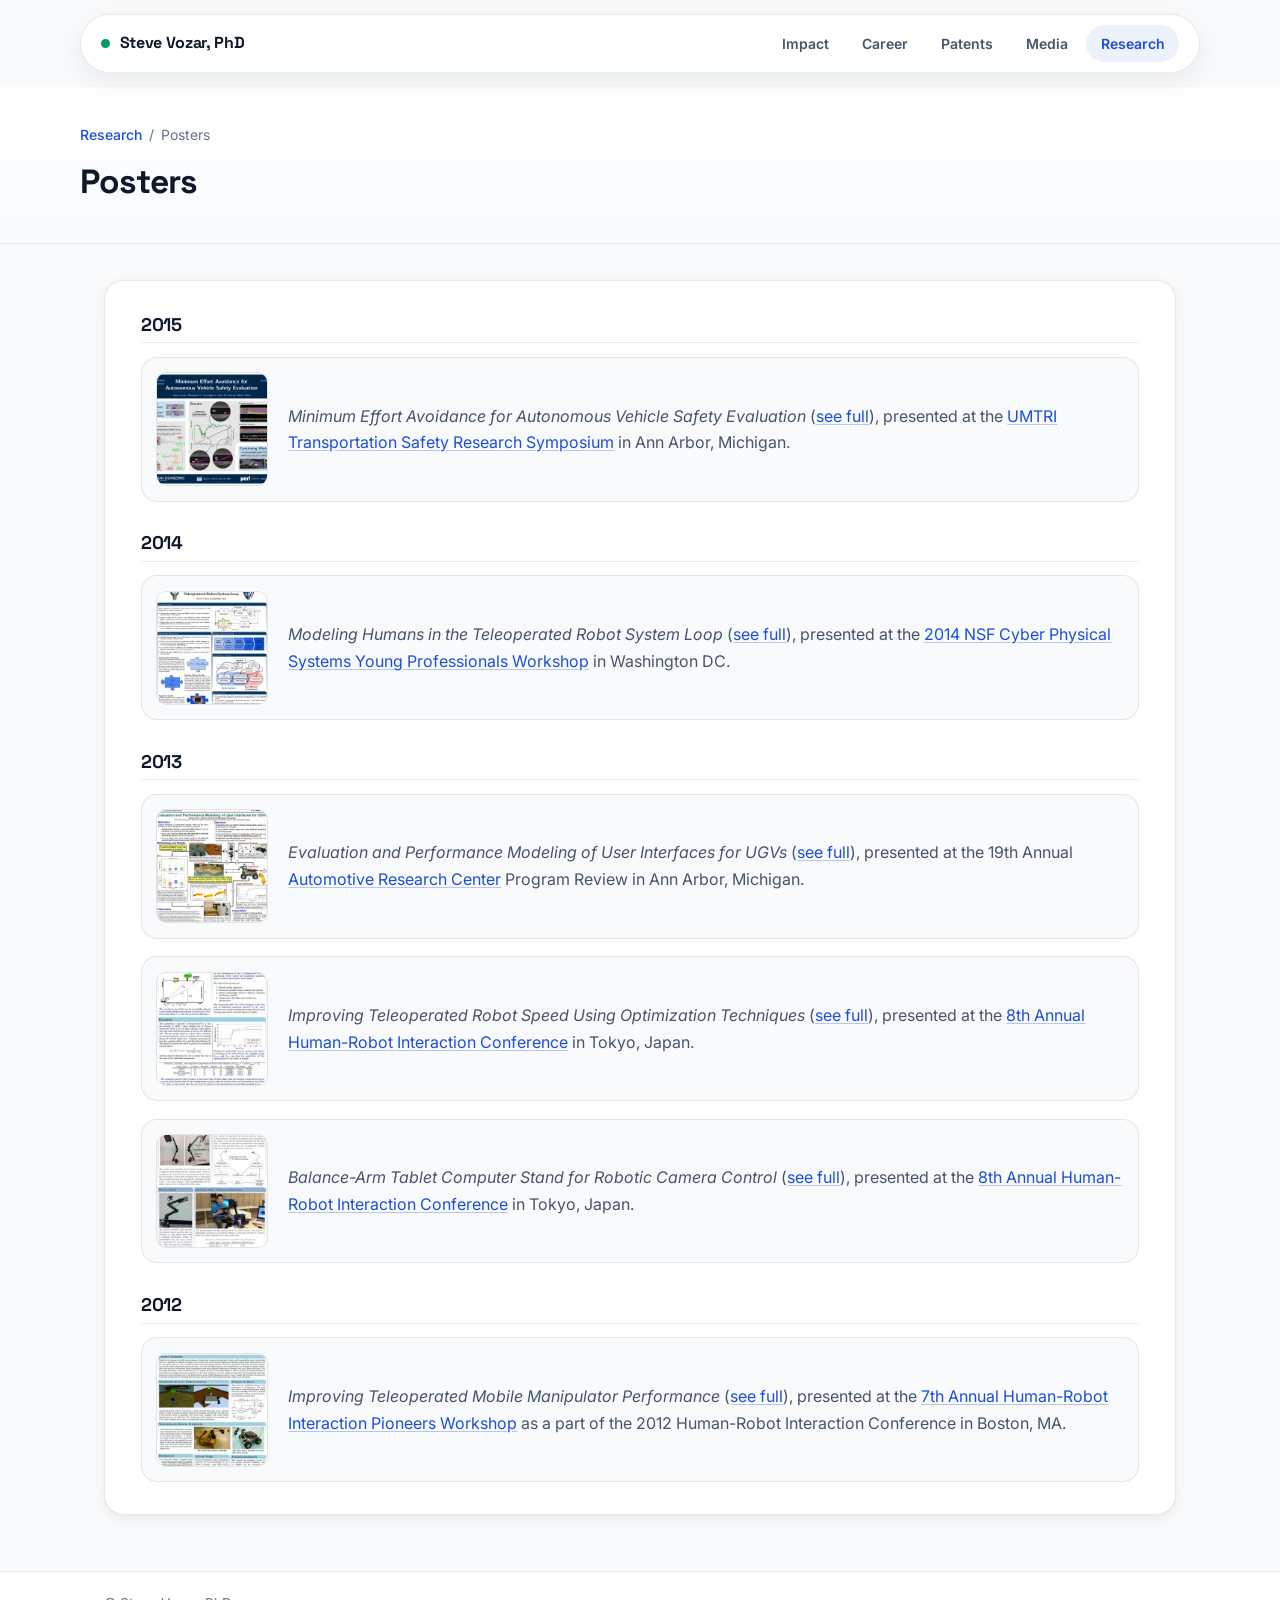
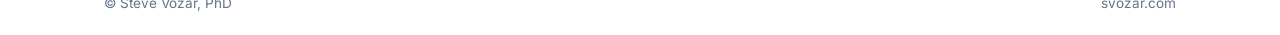
<file: research/posters/index.html>
<!DOCTYPE html>
<html lang="en">
<head>
  <meta charset="UTF-8">
  <meta name="viewport" content="width=device-width, initial-scale=1.0">
  <title>Posters | Steve Vozar, PhD</title>
  <meta name="description" content="Research posters presented by Steve Vozar, PhD on autonomous vehicle safety, teleoperated robots, and human-robot interaction.">
  <link rel="canonical" href="https://svozar.com/research/posters/">
  <meta property="og:type" content="website">
  <meta property="og:url" content="https://svozar.com/research/posters/">
  <meta property="og:title" content="Posters | Steve Vozar, PhD">
  <meta property="og:description" content="Research posters presented by Steve Vozar, PhD on autonomous vehicle safety, teleoperated robots, and human-robot interaction.">
  <meta property="og:image" content="https://svozar.com/assets/img/headshot.jpg">
  <meta name="twitter:card" content="summary">
  <meta name="twitter:title" content="Posters | Steve Vozar, PhD">
  <meta name="twitter:description" content="Research posters presented by Steve Vozar, PhD on autonomous vehicle safety, teleoperated robots, and human-robot interaction.">
  <meta name="twitter:image" content="https://svozar.com/assets/img/headshot.jpg">
  <link rel="icon" type="image/svg+xml" href="/assets/img/favicon.svg">
  <link rel="apple-touch-icon" href="/assets/img/apple-touch-icon.png">
  <link rel="preconnect" href="https://fonts.googleapis.com">
  <link rel="preconnect" href="https://fonts.gstatic.com" crossorigin>
  <link href="https://fonts.googleapis.com/css2?family=Inter:wght@400;500;600;700&family=Space+Grotesk:wght@600;700&display=swap" rel="stylesheet">
  <link rel="stylesheet" href="/assets/css/style.css">
  <!-- Google tag (gtag.js) -->
  <script async src="https://www.googletagmanager.com/gtag/js?id=G-7G88GH63G0"></script>
  <script>
    window.dataLayer = window.dataLayer || [];
    function gtag(){dataLayer.push(arguments);}
    gtag("js", new Date());
    gtag("config", "G-7G88GH63G0");
  </script>
</head>
<body>
  <a class="skip-link" href="#content">Skip to content</a>

  <header class="site-header">
    <nav class="site-nav" aria-label="Primary">
      <a class="site-brand" href="/"><span class="brand-dot" aria-hidden="true"></span>Steve Vozar, PhD</a>
      <button class="nav-toggle" type="button" aria-expanded="false" aria-controls="primary-menu">
        <svg viewBox="0 0 24 24" fill="none" stroke="currentColor" stroke-width="2" stroke-linecap="round" aria-hidden="true">
          <line x1="3" y1="6" x2="21" y2="6"></line>
          <line x1="3" y1="12" x2="21" y2="12"></line>
          <line x1="3" y1="18" x2="21" y2="18"></line>
        </svg>
        Menu
      </button>
      <ul id="primary-menu" class="nav-list">
        <li><a href="/#impact">Impact</a></li>
        <li><a href="/#career">Career</a></li>
        <li><a href="/#patents">Patents</a></li>
        <li><a href="/#media">Media</a></li>
        <li><a href="/research/" aria-current="page">Research</a></li>
      </ul>
    </nav>
  </header>

  <section class="page-banner">
    <div class="page-banner-inner">
      <nav class="breadcrumb" aria-label="Breadcrumb">
        <a href="/research/">Research</a>
        <span aria-hidden="true">/</span>
        <span>Posters</span>
      </nav>
      <h1 class="page-title">Posters</h1>
    </div>
  </section>

  <main id="content" class="page-main">
    <div class="content-card">
      <section class="year-section">
        <h2 class="year-heading">2015</h2>
        <div class="poster-list">
          <article class="poster-item">
            <a class="poster-thumb" href="/docs/vozar_umtri_2015.pdf" target="_blank" rel="noopener noreferrer">
              <img src="/assets/img/poster-umtri-2015.jpg" alt="Minimum Effort Avoidance for Autonomous Vehicle Safety Evaluation poster thumbnail" width="150" height="150" loading="lazy">
            </a>
            <div class="poster-info">
              <p><em>Minimum Effort Avoidance for Autonomous Vehicle Safety Evaluation</em> (<a href="/docs/vozar_umtri_2015.pdf" target="_blank" rel="noopener noreferrer">see full</a>), presented at the <a href="https://www.umtri.umich.edu/" target="_blank" rel="noopener noreferrer">UMTRI Transportation Safety Research Symposium</a> in Ann Arbor, Michigan.</p>
            </div>
          </article>
        </div>
      </section>

      <section class="year-section">
        <h2 class="year-heading">2014</h2>
        <div class="poster-list">
          <article class="poster-item">
            <a class="poster-thumb" href="/docs/vozar_cps_sm.pdf" target="_blank" rel="noopener noreferrer">
              <img src="/assets/img/poster-cps-2014.jpg" alt="Modeling Humans in the Teleoperated Robot System Loop poster thumbnail" width="150" height="150" loading="lazy">
            </a>
            <div class="poster-info">
              <p><em>Modeling Humans in the Teleoperated Robot System Loop</em> (<a href="/docs/vozar_cps_sm.pdf" target="_blank" rel="noopener noreferrer">see full</a>), presented at the <a href="https://cps-vo.org/group/CPSYoungProfessionals2014" target="_blank" rel="noopener noreferrer">2014 NSF Cyber Physical Systems Young Professionals Workshop</a> in Washington DC.</p>
            </div>
          </article>
        </div>
      </section>

      <section class="year-section">
        <h2 class="year-heading">2013</h2>
        <div class="poster-list">
          <article class="poster-item">
            <a class="poster-thumb" href="/docs/vozar_arc_conf_2013.pdf" target="_blank" rel="noopener noreferrer">
              <img src="/assets/img/poster-arc-2013.jpg" alt="Evaluation and Performance Modeling of User Interfaces for UGVs poster thumbnail" width="150" height="150" loading="lazy">
            </a>
            <div class="poster-info">
              <p><em>Evaluation and Performance Modeling of User Interfaces for UGVs</em> (<a href="/docs/vozar_arc_conf_2013.pdf" target="_blank" rel="noopener noreferrer">see full</a>), presented at the 19th Annual <a href="https://arc.engin.umich.edu/index.html" target="_blank" rel="noopener noreferrer">Automotive Research Center</a> Program Review in Ann Arbor, Michigan.</p>
            </div>
          </article>

          <article class="poster-item">
            <a class="poster-thumb" href="/docs/vozar_speed_optimization_2013.pdf" target="_blank" rel="noopener noreferrer">
              <img src="/assets/img/poster-speed-opt-2013.jpg" alt="Improving Teleoperated Robot Speed Using Optimization Techniques poster thumbnail" width="150" height="150" loading="lazy">
            </a>
            <div class="poster-info">
              <p><em>Improving Teleoperated Robot Speed Using Optimization Techniques</em> (<a href="/docs/vozar_speed_optimization_2013.pdf" target="_blank" rel="noopener noreferrer">see full</a>), presented at the <a href="http://humanrobotinteraction.org/2013/" target="_blank" rel="noopener noreferrer">8th Annual Human-Robot Interaction Conference</a> in Tokyo, Japan.</p>
            </div>
          </article>

          <article class="poster-item">
            <a class="poster-thumb" href="/docs/turpel_balance_arm_2013.pdf" target="_blank" rel="noopener noreferrer">
              <img src="/assets/img/poster-balance-arm-2013.jpg" alt="Balance-Arm Tablet Computer Stand for Robotic Camera Control poster thumbnail" width="150" height="150" loading="lazy">
            </a>
            <div class="poster-info">
              <p><em>Balance-Arm Tablet Computer Stand for Robotic Camera Control</em> (<a href="/docs/turpel_balance_arm_2013.pdf" target="_blank" rel="noopener noreferrer">see full</a>), presented at the <a href="http://humanrobotinteraction.org/2013/" target="_blank" rel="noopener noreferrer">8th Annual Human-Robot Interaction Conference</a> in Tokyo, Japan.</p>
            </div>
          </article>
        </div>
      </section>

      <section class="year-section">
        <h2 class="year-heading">2012</h2>
        <div class="poster-list">
          <article class="poster-item">
            <a class="poster-thumb" href="/docs/vozar_hri_pioneers_2012.pdf" target="_blank" rel="noopener noreferrer">
              <img src="/assets/img/poster-hri-pioneers-2012.jpg" alt="Improving Teleoperated Mobile Manipulator Performance poster thumbnail" width="150" height="150" loading="lazy">
            </a>
            <div class="poster-info">
              <p><em>Improving Teleoperated Mobile Manipulator Performance</em> (<a href="/docs/vozar_hri_pioneers_2012.pdf" target="_blank" rel="noopener noreferrer">see full</a>), presented at the <a href="https://hripioneers.org/archives/hri12/" target="_blank" rel="noopener noreferrer">7th Annual Human-Robot Interaction Pioneers Workshop</a> as a part of the 2012 Human-Robot Interaction Conference in Boston, MA.</p>
            </div>
          </article>
        </div>
      </section>
    </div>
  </main>

  <footer class="site-footer">
    <div class="site-footer-inner">
      <p>&copy; Steve Vozar, PhD</p>
      <p>svozar.com</p>
    </div>
  </footer>

  <script src="/assets/js/site.js" defer></script>
</body>
</html>
</file>
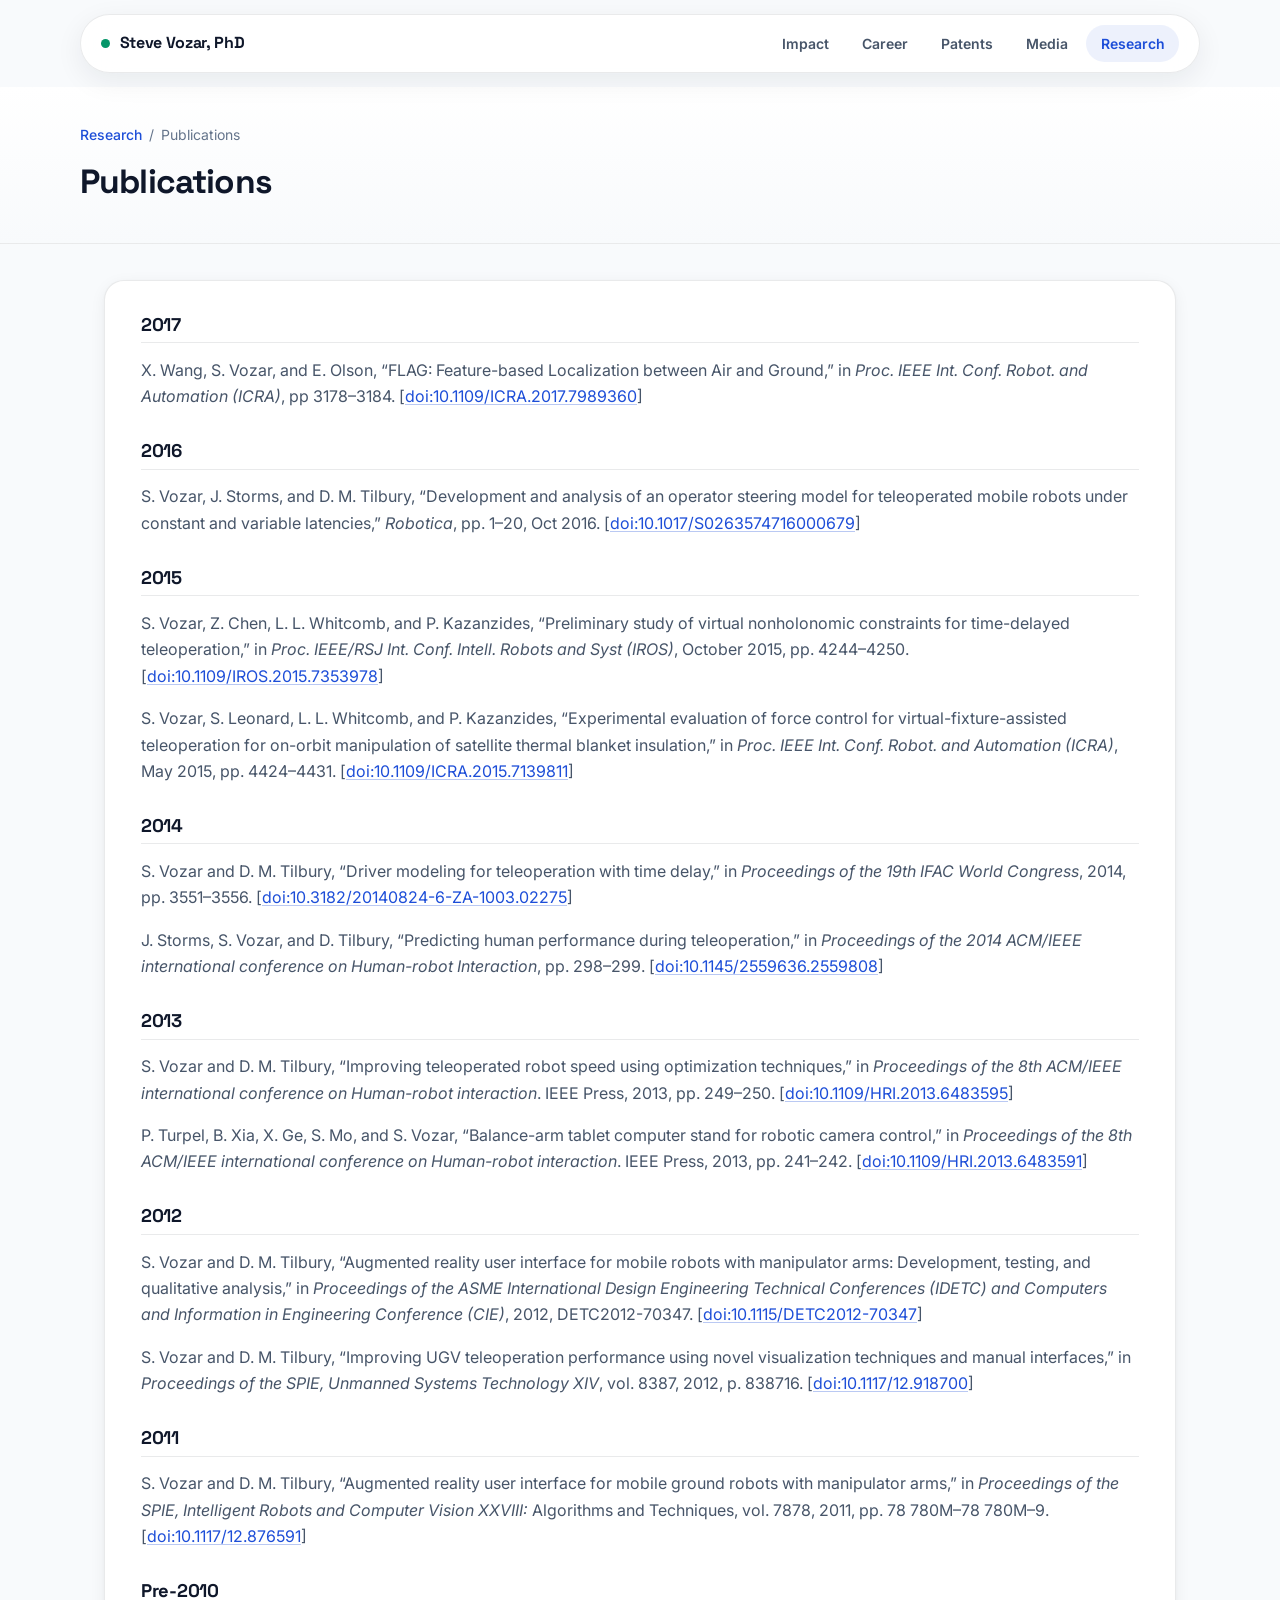
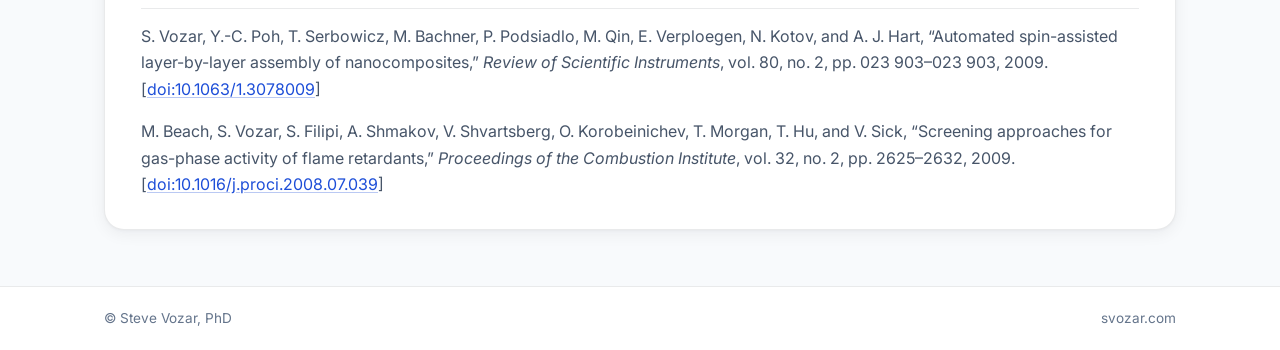
<file: research/publications/index.html>
<!DOCTYPE html>
<html lang="en">
<head>
  <meta charset="UTF-8">
  <meta name="viewport" content="width=device-width, initial-scale=1.0">
  <title>Publications | Steve Vozar, PhD</title>
  <meta name="description" content="Peer-reviewed journal and conference publications by Steve Vozar, PhD in robotics, teleoperation, and autonomy.">
  <link rel="canonical" href="https://svozar.com/research/publications/">
  <meta property="og:type" content="website">
  <meta property="og:url" content="https://svozar.com/research/publications/">
  <meta property="og:title" content="Publications | Steve Vozar, PhD">
  <meta property="og:description" content="Peer-reviewed journal and conference publications by Steve Vozar, PhD in robotics, teleoperation, and autonomy.">
  <meta property="og:image" content="https://svozar.com/assets/img/headshot.jpg">
  <meta name="twitter:card" content="summary">
  <meta name="twitter:title" content="Publications | Steve Vozar, PhD">
  <meta name="twitter:description" content="Peer-reviewed journal and conference publications by Steve Vozar, PhD in robotics, teleoperation, and autonomy.">
  <meta name="twitter:image" content="https://svozar.com/assets/img/headshot.jpg">
  <link rel="icon" type="image/svg+xml" href="/assets/img/favicon.svg">
  <link rel="apple-touch-icon" href="/assets/img/apple-touch-icon.png">
  <link rel="preconnect" href="https://fonts.googleapis.com">
  <link rel="preconnect" href="https://fonts.gstatic.com" crossorigin>
  <link href="https://fonts.googleapis.com/css2?family=Inter:wght@400;500;600;700&family=Space+Grotesk:wght@600;700&display=swap" rel="stylesheet">
  <link rel="stylesheet" href="/assets/css/style.css">
  <!-- Google tag (gtag.js) -->
  <script async src="https://www.googletagmanager.com/gtag/js?id=G-7G88GH63G0"></script>
  <script>
    window.dataLayer = window.dataLayer || [];
    function gtag(){dataLayer.push(arguments);}
    gtag("js", new Date());
    gtag("config", "G-7G88GH63G0");
  </script>
</head>
<body>
  <a class="skip-link" href="#content">Skip to content</a>

  <header class="site-header">
    <nav class="site-nav" aria-label="Primary">
      <a class="site-brand" href="/"><span class="brand-dot" aria-hidden="true"></span>Steve Vozar, PhD</a>
      <button class="nav-toggle" type="button" aria-expanded="false" aria-controls="primary-menu">
        <svg viewBox="0 0 24 24" fill="none" stroke="currentColor" stroke-width="2" stroke-linecap="round" aria-hidden="true">
          <line x1="3" y1="6" x2="21" y2="6"></line>
          <line x1="3" y1="12" x2="21" y2="12"></line>
          <line x1="3" y1="18" x2="21" y2="18"></line>
        </svg>
        Menu
      </button>
      <ul id="primary-menu" class="nav-list">
        <li><a href="/#impact">Impact</a></li>
        <li><a href="/#career">Career</a></li>
        <li><a href="/#patents">Patents</a></li>
        <li><a href="/#media">Media</a></li>
        <li><a href="/research/" aria-current="page">Research</a></li>
      </ul>
    </nav>
  </header>

  <section class="page-banner">
    <div class="page-banner-inner">
      <nav class="breadcrumb" aria-label="Breadcrumb">
        <a href="/research/">Research</a>
        <span aria-hidden="true">/</span>
        <span>Publications</span>
      </nav>
      <h1 class="page-title">Publications</h1>
    </div>
  </section>

  <main id="content" class="page-main">
    <div class="content-card">
      <section class="year-section">
        <h2 class="year-heading">2017</h2>
        <ul class="pub-list">
          <li>X. Wang, S. Vozar, and E. Olson, “FLAG: Feature-based Localization between Air and Ground,” in <em>Proc. IEEE Int. Conf. Robot. and Automation (ICRA)</em>, pp 3178–3184. [<a href="https://doi.org/10.1109/ICRA.2017.7989360" target="_blank" rel="noopener noreferrer">doi:10.1109/ICRA.2017.7989360</a>]</li>
        </ul>
      </section>

      <section class="year-section">
        <h2 class="year-heading">2016</h2>
        <ul class="pub-list">
          <li>S. Vozar, J. Storms, and D. M. Tilbury, “Development and analysis of an operator steering model for teleoperated mobile robots under constant and variable latencies,” <em>Robotica</em>, pp. 1–20, Oct 2016. [<a href="https://doi.org/10.1017/S0263574716000679" target="_blank" rel="noopener noreferrer">doi:10.1017/S0263574716000679</a>]</li>
        </ul>
      </section>

      <section class="year-section">
        <h2 class="year-heading">2015</h2>
        <ul class="pub-list">
          <li>S. Vozar, Z. Chen, L. L. Whitcomb, and P. Kazanzides, “Preliminary study of virtual nonholonomic constraints for time-delayed teleoperation,” in <em>Proc. IEEE/RSJ Int. Conf. Intell. Robots and Syst (IROS)</em>, October 2015, pp. 4244–4250. [<a href="https://doi.org/10.1109/IROS.2015.7353978" target="_blank" rel="noopener noreferrer">doi:10.1109/IROS.2015.7353978</a>]</li>
          <li>S. Vozar, S. Leonard, L. L. Whitcomb, and P. Kazanzides, “Experimental evaluation of force control for virtual-fixture-assisted teleoperation for on-orbit manipulation of satellite thermal blanket insulation,” in <em>Proc. IEEE Int. Conf. Robot. and Automation (ICRA)</em>, May 2015, pp. 4424–4431. [<a href="https://doi.org/10.1109/ICRA.2015.7139811" target="_blank" rel="noopener noreferrer">doi:10.1109/ICRA.2015.7139811</a>]</li>
        </ul>
      </section>

      <section class="year-section">
        <h2 class="year-heading">2014</h2>
        <ul class="pub-list">
          <li>S. Vozar and D. M. Tilbury, “Driver modeling for teleoperation with time delay,” in <em>Proceedings of the 19th IFAC World Congress</em>, 2014, pp. 3551–3556. [<a href="https://doi.org/10.3182/20140824-6-ZA-1003.02275" target="_blank" rel="noopener noreferrer">doi:10.3182/20140824-6-ZA-1003.02275</a>]</li>
          <li>J. Storms, S. Vozar, and D. Tilbury, “Predicting human performance during teleoperation,” in <em>Proceedings of the 2014 ACM/IEEE international conference on Human-robot Interaction</em>, pp. 298–299. [<a href="https://doi.org/10.1145/2559636.2559808" target="_blank" rel="noopener noreferrer">doi:10.1145/2559636.2559808</a>]</li>
        </ul>
      </section>

      <section class="year-section">
        <h2 class="year-heading">2013</h2>
        <ul class="pub-list">
          <li>S. Vozar and D. M. Tilbury, “Improving teleoperated robot speed using optimization techniques,” in <em>Proceedings of the 8th ACM/IEEE international conference on Human-robot interaction</em>. IEEE Press, 2013, pp. 249–250. [<a href="https://doi.org/10.1109/HRI.2013.6483595" target="_blank" rel="noopener noreferrer">doi:10.1109/HRI.2013.6483595</a>]</li>
          <li>P. Turpel, B. Xia, X. Ge, S. Mo, and S. Vozar, “Balance-arm tablet computer stand for robotic camera control,” in <em>Proceedings of the 8th ACM/IEEE international conference on Human-robot interaction</em>. IEEE Press, 2013, pp. 241–242. [<a href="https://doi.org/10.1109/HRI.2013.6483591" target="_blank" rel="noopener noreferrer">doi:10.1109/HRI.2013.6483591</a>]</li>
        </ul>
      </section>

      <section class="year-section">
        <h2 class="year-heading">2012</h2>
        <ul class="pub-list">
          <li>S. Vozar and D. M. Tilbury, “Augmented reality user interface for mobile robots with manipulator arms: Development, testing, and qualitative analysis,” in <em>Proceedings of the ASME International Design Engineering Technical Conferences (IDETC) and Computers and Information in Engineering Conference (CIE)</em>, 2012, DETC2012-70347. [<a href="https://doi.org/10.1115/DETC2012-70347" target="_blank" rel="noopener noreferrer">doi:10.1115/DETC2012-70347</a>]</li>
          <li>S. Vozar and D. M. Tilbury, “Improving UGV teleoperation performance using novel visualization techniques and manual interfaces,” in <em>Proceedings of the SPIE, Unmanned Systems Technology XIV</em>, vol. 8387, 2012, p. 838716. [<a href="https://doi.org/10.1117/12.918700" target="_blank" rel="noopener noreferrer">doi:10.1117/12.918700</a>]</li>
        </ul>
      </section>

      <section class="year-section">
        <h2 class="year-heading">2011</h2>
        <ul class="pub-list">
          <li>S. Vozar and D. M. Tilbury, “Augmented reality user interface for mobile ground robots with manipulator arms,” in <em>Proceedings of the SPIE, Intelligent Robots and Computer Vision XXVIII:</em> Algorithms and Techniques, vol. 7878, 2011, pp. 78 780M–78 780M–9. [<a href="https://doi.org/10.1117/12.876591" target="_blank" rel="noopener noreferrer">doi:10.1117/12.876591</a>]</li>
        </ul>
      </section>

      <section class="year-section">
        <h2 class="year-heading">Pre-2010</h2>
        <ul class="pub-list">
          <li>S. Vozar, Y.-C. Poh, T. Serbowicz, M. Bachner, P. Podsiadlo, M. Qin, E. Verploegen, N. Kotov, and A. J. Hart, “Automated spin-assisted layer-by-layer assembly of nanocomposites,” <em>Review of Scientific Instruments</em>, vol. 80, no. 2, pp. 023 903–023 903, 2009. [<a href="https://doi.org/10.1063/1.3078009" target="_blank" rel="noopener noreferrer">doi:10.1063/1.3078009</a>]</li>
          <li>M. Beach, S. Vozar, S. Filipi, A. Shmakov, V. Shvartsberg, O. Korobeinichev, T. Morgan, T. Hu, and V. Sick, “Screening approaches for gas-phase activity of flame retardants,” <em>Proceedings of the Combustion Institute</em>, vol. 32, no. 2, pp. 2625–2632, 2009. [<a href="https://doi.org/10.1016/j.proci.2008.07.039" target="_blank" rel="noopener noreferrer">doi:10.1016/j.proci.2008.07.039</a>]</li>
        </ul>
      </section>
    </div>
  </main>

  <footer class="site-footer">
    <div class="site-footer-inner">
      <p>&copy; Steve Vozar, PhD</p>
      <p>svozar.com</p>
    </div>
  </footer>

  <script src="/assets/js/site.js" defer></script>
</body>
</html>
</file>
<file: assets/css/wild.css>
/* ==========================================================================
   svozar.com — Refined Light Editorial + Autonomous Trajectory Design System
   ========================================================================== */

:root {
  --bg: #f8fafc;
  --bg-elevated: rgba(255, 255, 255, 0.88);
  --bg-card: rgba(255, 255, 255, 0.94);
  --bg-card-solid: #ffffff;
  --bg-pill: rgba(15, 23, 42, 0.05);

  --border: rgba(15, 23, 42, 0.09);
  --border-hover: rgba(29, 78, 216, 0.35);

  --text: #0f172a;
  --text-secondary: #475569;
  --text-muted: #64748b;

  --accent: #0284c7;
  --accent-strong: #1d4ed8;
  --accent-glow: rgba(29, 78, 216, 0.08);
  --emerald: #059669;

  --shadow-sm: 0 1px 3px rgba(15, 23, 42, 0.05), 0 1px 2px rgba(15, 23, 42, 0.03);
  --shadow-card: 0 4px 16px rgba(15, 23, 42, 0.06), 0 1px 3px rgba(15, 23, 42, 0.03);
  --shadow-card-hover: 0 14px 32px rgba(15, 23, 42, 0.1), 0 3px 8px rgba(15, 23, 42, 0.04);

  --font-display: "Space Grotesk", "Inter", -apple-system, sans-serif;
  --font-sans: "Inter", -apple-system, BlinkMacSystemFont, sans-serif;
  --font-mono: "JetBrains Mono", ui-monospace, SFMono-Regular, monospace;

  --radius-sm: 10px;
  --radius-md: 16px;
  --radius-lg: 22px;
  --max-width: 1120px;
}

*,
*::before,
*::after {
  box-sizing: border-box;
}

html {
  scroll-behavior: smooth;
  font-size: 16px;
  -webkit-font-smoothing: antialiased;
}

body {
  margin: 0;
  font-family: var(--font-sans);
  color: var(--text);
  background-color: var(--bg);
  line-height: 1.65;
  overflow-x: hidden;
}

a {
  color: var(--accent-strong);
  text-decoration: none;
  transition: color 0.15s ease;
}

a:hover {
  color: var(--accent);
}

img {
  max-width: 100%;
  height: auto;
  display: block;
}

/* Scroll Progress Bar */
.scroll-progress {
  position: fixed;
  top: 0;
  left: 0;
  height: 3px;
  width: 0%;
  z-index: 999;
  background: linear-gradient(90deg, var(--accent-strong), var(--accent), var(--emerald));
  transition: width 0.05s linear;
}

/* ==========================================================================
   Floating Glassmorphic Navbar
   ========================================================================== */

.nav-wrap {
  position: sticky;
  top: 0;
  z-index: 100;
  padding: 0.85rem 1.25rem;
}

.nav-bar {
  max-width: var(--max-width);
  margin: 0 auto;
  padding: 0.65rem 1.25rem;
  display: flex;
  align-items: center;
  justify-content: space-between;
  gap: 1rem;
  background: var(--bg-elevated);
  backdrop-filter: blur(18px);
  -webkit-backdrop-filter: blur(18px);
  border: 1px solid var(--border);
  border-radius: 999px;
  box-shadow: 0 8px 28px rgba(15, 23, 42, 0.07);
}

.nav-brand {
  display: inline-flex;
  align-items: center;
  gap: 0.6rem;
  font-family: var(--font-display);
  font-weight: 700;
  font-size: 1rem;
  letter-spacing: -0.02em;
  color: var(--text);
}

.nav-brand:hover {
  color: var(--text);
}

.status-pulse {
  width: 9px;
  height: 9px;
  border-radius: 50%;
  background: var(--emerald);
  box-shadow: 0 0 0 0 rgba(5, 150, 105, 0.55);
  animation: pulse 2.4s infinite;
}

@keyframes pulse {
  0% { box-shadow: 0 0 0 0 rgba(5, 150, 105, 0.55); }
  70% { box-shadow: 0 0 0 8px rgba(5, 150, 105, 0); }
  100% { box-shadow: 0 0 0 0 rgba(5, 150, 105, 0); }
}

.nav-links {
  display: flex;
  align-items: center;
  gap: 0.25rem;
  list-style: none;
  margin: 0;
  padding: 0;
}

.nav-links a {
  padding: 0.42rem 0.9rem;
  border-radius: 999px;
  font-size: 0.875rem;
  font-weight: 600;
  color: var(--text-secondary);
}

.nav-links a:hover,
.nav-links a.active,
.nav-links a[aria-current="page"] {
  color: var(--accent-strong);
  background: rgba(29, 78, 216, 0.08);
}

.nav-toggle {
  display: none;
  align-items: center;
  gap: 0.4rem;
  padding: 0.38rem 0.75rem;
  border-radius: 999px;
  border: 1px solid var(--border);
  background: var(--bg-card-solid);
  font-family: inherit;
  font-size: 0.82rem;
  font-weight: 600;
  color: var(--text);
  cursor: pointer;
}

.nav-toggle svg {
  width: 16px;
  height: 16px;
}

/* ==========================================================================
   Light Hero Section with Subtle Autonomous Trajectory Canvas
   ========================================================================== */

.hero {
  position: relative;
  min-height: 76vh;
  display: flex;
  align-items: center;
  padding: 3rem 1.5rem 4.25rem;
  overflow: hidden;
  background: linear-gradient(180deg, #ffffff 0%, #f8fafc 100%);
  border-bottom: 1px solid var(--border);
}

#trajectory-canvas {
  position: absolute;
  inset: 0;
  width: 100%;
  height: 100%;
  z-index: 0;
  pointer-events: none;
}

.hero-glow {
  position: absolute;
  inset: 0;
  z-index: 0;
  pointer-events: none;
  background:
    radial-gradient(ellipse 55% 50% at 78% 22%, rgba(29, 78, 216, 0.08), transparent 70%),
    radial-gradient(ellipse 50% 45% at 12% 80%, rgba(5, 150, 105, 0.06), transparent 65%);
}

.hero-container {
  position: relative;
  z-index: 2;
  max-width: var(--max-width);
  width: 100%;
  margin: 0 auto;
  display: grid;
  grid-template-columns: 1.28fr 0.72fr;
  gap: 3rem;
  align-items: center;
}

.hero-badge {
  display: inline-flex;
  align-items: center;
  gap: 0.55rem;
  padding: 0.35rem 0.85rem;
  border-radius: 999px;
  background: rgba(29, 78, 216, 0.07);
  border: 1px solid rgba(29, 78, 216, 0.18);
  font-family: var(--font-mono);
  font-size: 0.75rem;
  font-weight: 600;
  color: var(--accent-strong);
  margin-bottom: 1.25rem;
}

.hero-title {
  margin: 0 0 1.05rem;
  font-family: var(--font-display);
  font-size: clamp(2.25rem, 4.4vw, 3.45rem);
  font-weight: 700;
  line-height: 1.08;
  letter-spacing: -0.035em;
  color: var(--text);
}

.gradient-text {
  background: linear-gradient(120deg, #0f172a 0%, #1d4ed8 55%, #059669 100%);
  -webkit-background-clip: text;
  background-clip: text;
  color: transparent;
}

.hero-lead {
  margin: 0 0 1.75rem;
  max-width: 54ch;
  font-size: 1.125rem;
  line-height: 1.65;
  color: var(--text-secondary);
}

.hero-lead strong {
  color: var(--text);
  font-weight: 600;
}

.hero-cta-row {
  display: flex;
  flex-wrap: wrap;
  gap: 0.75rem;
  align-items: center;
}

.btn {
  display: inline-flex;
  align-items: center;
  gap: 0.5rem;
  padding: 0.72rem 1.3rem;
  border-radius: 999px;
  font-size: 0.9rem;
  font-weight: 600;
  cursor: pointer;
  border: 1px solid transparent;
  transition: transform 0.15s ease, box-shadow 0.15s ease, background-color 0.15s ease, border-color 0.15s ease;
}

.btn svg {
  width: 16px;
  height: 16px;
}

.btn-primary {
  background: linear-gradient(135deg, var(--accent-strong), #0284c7);
  color: #ffffff;
  box-shadow: 0 6px 20px rgba(29, 78, 216, 0.25);
}

.btn-primary:hover {
  color: #ffffff;
  transform: translateY(-2px);
  box-shadow: 0 10px 26px rgba(29, 78, 216, 0.35);
}

.btn-ghost {
  background: var(--bg-card-solid);
  border-color: var(--border);
  color: var(--text);
  box-shadow: var(--shadow-sm);
}

.btn-ghost:hover {
  color: var(--accent-strong);
  border-color: var(--border-hover);
  transform: translateY(-2px);
}

/* Clean Portrait Frame */
.portrait-frame {
  position: relative;
  justify-self: center;
  width: 284px;
}

.portrait-card {
  position: relative;
  border-radius: 50%;
  padding: 8px;
  background: rgba(255, 255, 255, 0.92);
  border: 1px solid var(--border);
  box-shadow: 0 18px 44px rgba(15, 23, 42, 0.12), 0 4px 12px rgba(15, 23, 42, 0.05);
}

.portrait-card img {
  width: 268px;
  height: 268px;
  aspect-ratio: 1 / 1;
  object-fit: cover;
  object-position: center 20%;
  border-radius: 50%;
}

/* ==========================================================================
   Sections & Bento Grid
   ========================================================================== */

.section {
  max-width: var(--max-width);
  margin: 0 auto;
  padding: 4rem 1.5rem;
}

.section-header {
  display: flex;
  flex-wrap: wrap;
  align-items: flex-end;
  justify-content: space-between;
  gap: 1rem;
  margin-bottom: 2rem;
}

.section-kicker {
  font-family: var(--font-mono);
  font-size: 0.78rem;
  font-weight: 600;
  text-transform: uppercase;
  letter-spacing: 0.12em;
  color: var(--accent-strong);
  margin-bottom: 0.4rem;
}

.section-title {
  margin: 0;
  font-family: var(--font-display);
  font-size: clamp(1.75rem, 3vw, 2.35rem);
  font-weight: 700;
  letter-spacing: -0.03em;
  line-height: 1.15;
}

/* Bento Grid */
.bento-grid {
  display: grid;
  grid-template-columns: repeat(12, 1fr);
  gap: 1.15rem;
}

.bento-card {
  position: relative;
  overflow: hidden;
  padding: 1.6rem 1.75rem;
  border-radius: var(--radius-md);
  background: var(--bg-card-solid);
  border: 1px solid var(--border);
  box-shadow: var(--shadow-card);
  transition: transform 0.2s ease, border-color 0.2s ease, box-shadow 0.2s ease;
  --mx: 50%;
  --my: 50%;
}

.bento-card::before {
  content: "";
  position: absolute;
  inset: 0;
  background: radial-gradient(360px circle at var(--mx) var(--my), var(--accent-glow), transparent 65%);
  opacity: 0;
  transition: opacity 0.25s ease;
  pointer-events: none;
}

.bento-card:hover {
  transform: translateY(-3px);
  border-color: var(--border-hover);
  box-shadow: var(--shadow-card-hover);
}

.bento-card:hover::before {
  opacity: 1;
}

.bento-card > * {
  position: relative;
  z-index: 1;
}

.span-7 { grid-column: span 7; }
.span-5 { grid-column: span 5; }
.span-4 { grid-column: span 4; }
.span-6 { grid-column: span 6; }
.span-8 { grid-column: span 8; }
.span-12 { grid-column: span 12; }

.bento-tag {
  display: inline-flex;
  align-items: center;
  gap: 0.4rem;
  font-family: var(--font-mono);
  font-size: 0.72rem;
  font-weight: 600;
  text-transform: uppercase;
  letter-spacing: 0.08em;
  color: var(--accent-strong);
  margin-bottom: 0.75rem;
}

.bento-card h3 {
  margin: 0 0 0.55rem;
  font-family: var(--font-display);
  font-size: 1.28rem;
  font-weight: 700;
  letter-spacing: -0.02em;
  color: var(--text);
}

.bento-card p {
  margin: 0;
  color: var(--text-secondary);
  font-size: 0.95rem;
}

.stat-number {
  font-family: var(--font-display);
  font-size: 2.9rem;
  font-weight: 700;
  line-height: 1;
  letter-spacing: -0.04em;
  margin-bottom: 0.45rem;
  background: linear-gradient(120deg, var(--text), var(--accent-strong));
  -webkit-background-clip: text;
  background-clip: text;
  color: transparent;
}

/* ==========================================================================
   Career Timeline
   ========================================================================== */

.timeline {
  position: relative;
  display: flex;
  flex-direction: column;
  gap: 1.25rem;
  padding-left: 2rem;
}

.timeline::before {
  content: "";
  position: absolute;
  left: 7px;
  top: 8px;
  bottom: 8px;
  width: 2px;
  background: linear-gradient(180deg, var(--emerald), var(--accent-strong), var(--border));
}

.timeline-item {
  position: relative;
  padding: 1.45rem 1.7rem;
  border-radius: var(--radius-md);
  background: var(--bg-card-solid);
  border: 1px solid var(--border);
  box-shadow: var(--shadow-sm);
  transition: border-color 0.2s ease, transform 0.2s ease, box-shadow 0.2s ease;
}

.timeline-item:hover {
  border-color: var(--border-hover);
  transform: translateX(4px);
  box-shadow: var(--shadow-card);
}

.timeline-item::before {
  content: "";
  position: absolute;
  left: -2rem;
  top: 1.7rem;
  width: 14px;
  height: 14px;
  border-radius: 50%;
  background: var(--bg-card-solid);
  border: 3px solid var(--accent-strong);
}

.timeline-item--current::before {
  border-color: var(--emerald);
  background: var(--emerald);
  box-shadow: 0 0 0 4px rgba(5, 150, 105, 0.18);
}

.timeline-meta {
  display: flex;
  flex-wrap: wrap;
  align-items: center;
  gap: 0.6rem;
  margin-bottom: 0.35rem;
  font-family: var(--font-mono);
  font-size: 0.76rem;
  font-weight: 600;
  color: var(--accent-strong);
}

.timeline-item h3 {
  margin: 0 0 0.45rem;
  font-family: var(--font-display);
  font-size: 1.18rem;
  font-weight: 700;
}

.timeline-item p {
  margin: 0;
  color: var(--text-secondary);
  font-size: 0.95rem;
}

/* ==========================================================================
   Interactive Patents Explorer
   ========================================================================== */

.filter-bar {
  display: flex;
  flex-wrap: wrap;
  gap: 0.5rem;
}

.filter-pill {
  padding: 0.42rem 0.95rem;
  border-radius: 999px;
  border: 1px solid var(--border);
  background: var(--bg-card-solid);
  color: var(--text-secondary);
  font-family: var(--font-sans);
  font-size: 0.84rem;
  font-weight: 600;
  cursor: pointer;
  transition: all 0.15s ease;
}

.filter-pill:hover {
  color: var(--text);
  border-color: var(--border-hover);
}

.filter-pill.is-active {
  background: var(--accent-strong);
  border-color: var(--accent-strong);
  color: #ffffff;
}

.patent-grid {
  display: grid;
  grid-template-columns: repeat(2, minmax(0, 1fr));
  gap: 1.15rem;
}

.patent-card {
  display: flex;
  flex-direction: column;
  justify-content: space-between;
  padding: 1.5rem;
  border-radius: var(--radius-md);
  background: var(--bg-card-solid);
  border: 1px solid var(--border);
  box-shadow: var(--shadow-sm);
  transition: transform 0.2s ease, border-color 0.2s ease, box-shadow 0.2s ease;
}

.patent-card.is-hidden {
  display: none;
}

.patent-card:hover {
  transform: translateY(-2px);
  border-color: var(--border-hover);
  box-shadow: var(--shadow-card-hover);
}

.patent-top {
  display: flex;
  align-items: center;
  justify-content: space-between;
  gap: 0.5rem;
  margin-bottom: 0.65rem;
}

.badge-granted {
  padding: 0.2rem 0.6rem;
  border-radius: 999px;
  font-family: var(--font-mono);
  font-size: 0.7rem;
  font-weight: 600;
  text-transform: uppercase;
  background: rgba(5, 150, 105, 0.1);
  color: #047857;
  border: 1px solid rgba(5, 150, 105, 0.25);
}

.badge-app {
  padding: 0.2rem 0.6rem;
  border-radius: 999px;
  font-family: var(--font-mono);
  font-size: 0.7rem;
  font-weight: 600;
  text-transform: uppercase;
  background: var(--bg-pill);
  color: var(--text-secondary);
  border: 1px solid var(--border);
}

.patent-org {
  font-family: var(--font-mono);
  font-size: 0.78rem;
  color: var(--text-muted);
}

.patent-card h3 {
  margin: 0 0 0.55rem;
  font-family: var(--font-display);
  font-size: 1.05rem;
  font-weight: 700;
  line-height: 1.35;
}

.patent-card p {
  margin: 0 0 1rem;
  font-size: 0.9rem;
  color: var(--text-secondary);
}

.patent-nums {
  display: flex;
  flex-wrap: wrap;
  gap: 0.45rem;
  margin-top: auto;
}

.patent-num {
  padding: 0.25rem 0.6rem;
  border-radius: 6px;
  font-family: var(--font-mono);
  font-size: 0.76rem;
  font-weight: 600;
  background: rgba(29, 78, 216, 0.07);
  border: 1px solid rgba(29, 78, 216, 0.2);
  color: var(--accent-strong);
}

.patent-num:hover {
  background: var(--accent-strong);
  border-color: var(--accent-strong);
  color: #ffffff;
}

/* ==========================================================================
   Media Showcase
   ========================================================================== */

.media-showcase {
  display: grid;
  grid-template-columns: 1.15fr 0.85fr;
  gap: 1.25rem;
  align-items: start;
}

.stage-card {
  border-radius: var(--radius-md);
  overflow: hidden;
  border: 1px solid var(--border);
  background: var(--bg-card-solid);
  box-shadow: var(--shadow-card);
  display: flex;
  flex-direction: column;
}

.stage-card-img {
  width: 100%;
  height: auto;
  display: block;
}

.stage-card-body {
  padding: 1.25rem 1.5rem 1.35rem;
}

.stage-card h3 {
  margin: 0 0 0.35rem;
  font-family: var(--font-display);
  font-size: 1.25rem;
  color: var(--text);
}

.stage-card p {
  margin: 0;
  color: var(--text-secondary);
  font-size: 0.92rem;
}

.media-list {
  display: flex;
  flex-direction: column;
  gap: 0.75rem;
  max-height: 395px;
  overflow-y: auto;
  padding-right: 0.35rem;
  scrollbar-width: thin;
  scrollbar-color: rgba(15, 23, 42, 0.2) transparent;
}

.media-link-card {
  display: flex;
  flex-direction: column;
  gap: 0.2rem;
  padding: 1.1rem 1.25rem;
  border-radius: var(--radius-md);
  background: var(--bg-card-solid);
  border: 1px solid var(--border);
  box-shadow: var(--shadow-sm);
  color: var(--text);
  transition: transform 0.15s ease, border-color 0.15s ease, box-shadow 0.15s ease;
}

.media-link-card:hover {
  color: var(--accent-strong);
  transform: translateX(4px);
  border-color: var(--border-hover);
  box-shadow: var(--shadow-card);
}

.media-link-meta {
  font-family: var(--font-mono);
  font-size: 0.72rem;
  font-weight: 600;
  color: var(--accent-strong);
  text-transform: uppercase;
}

.media-link-title {
  font-family: var(--font-display);
  font-weight: 600;
  font-size: 0.98rem;
}

/* ==========================================================================
   Scroll Reveal & Footer
   ========================================================================== */

.reveal {
  opacity: 0;
  transform: translateY(22px);
  transition: opacity 0.6s cubic-bezier(0.16, 1, 0.3, 1), transform 0.6s cubic-bezier(0.16, 1, 0.3, 1);
}

.reveal.is-visible {
  opacity: 1;
  transform: translateY(0);
}

.wild-footer {
  border-top: 1px solid var(--border);
  background: var(--bg-card-solid);
  padding: 2.25rem 1.5rem;
  color: var(--text-muted);
  font-size: 0.875rem;
}

.wild-footer-inner {
  max-width: var(--max-width);
  margin: 0 auto;
  display: flex;
  flex-wrap: wrap;
  justify-content: space-between;
  align-items: center;
  gap: 1rem;
}

.footer-links {
  display: flex;
  flex-wrap: wrap;
  gap: 1.25rem;
}

.footer-links a {
  color: var(--text-secondary);
}

.footer-links a:hover {
  color: var(--accent-strong);
}

/* ==========================================================================
   Responsive
   ========================================================================== */

@media (max-width: 900px) {
  .hero-container,
  .media-showcase {
    grid-template-columns: 1fr;
  }

  .media-list {
    max-height: none;
    overflow-y: visible;
    padding-right: 0;
  }

  .portrait-frame {
    order: -1;
    width: 196px;
  }

  .portrait-card img {
    width: 180px;
    height: 180px;
  }

  .span-7, .span-5, .span-4, .span-6, .span-8 {
    grid-column: span 12;
  }

  .patent-grid {
    grid-template-columns: 1fr;
  }
}

@media (max-width: 640px) {
  .nav-bar {
    flex-wrap: wrap;
    border-radius: 20px;
  }

  .nav-toggle {
    display: inline-flex;
  }

  .nav-links {
    display: none;
    flex-direction: column;
    align-items: stretch;
    width: 100%;
    padding-top: 0.5rem;
    margin-top: 0.45rem;
    border-top: 1px solid var(--border);
  }

  .nav-links.is-open {
    display: flex;
  }

  .nav-links a {
    border-radius: 10px;
  }

  .hero {
    min-height: auto;
    padding: 1.75rem 1.15rem 3rem;
  }

  .section {
    padding: 2.75rem 1.15rem;
  }
}
</file>
<file: assets/css/style.css>
/* ==========================================================================
   svozar.com — Modern Executive Static Stylesheet
   High-contrast dark-slate hero, layered card surfaces, crisp typography,
   and zero framework dependencies.
   ========================================================================== */

:root {
  --bg-page: #f8fafc;
  --bg-surface: #ffffff;
  --bg-subtle: #f8fafc;
  --bg-hero-start: #0b1324;
  --bg-hero-end: #172542;

  --border-color: rgba(15, 23, 42, 0.09);
  --border-strong: rgba(15, 23, 42, 0.16);

  --text-primary: #0f172a;
  --text-secondary: #475569;
  --text-muted: #64748b;

  --accent: #1d4ed8;
  --accent-hover: #0284c7;
  --accent-light: #3b82f6;
  --accent-soft: rgba(29, 78, 216, 0.08);
  --accent-border: rgba(29, 78, 216, 0.22);

  --radius-sm: 10px;
  --radius-md: 16px;
  --radius-lg: 20px;

  --shadow-sm: 0 1px 3px rgba(15, 23, 42, 0.05), 0 1px 2px rgba(15, 23, 42, 0.03);
  --shadow-card: 0 4px 16px rgba(15, 23, 42, 0.06), 0 1px 3px rgba(15, 23, 42, 0.03);
  --shadow-card-hover: 0 14px 32px rgba(15, 23, 42, 0.1), 0 3px 8px rgba(15, 23, 42, 0.04);

  --font-display: "Space Grotesk", "Inter", -apple-system, BlinkMacSystemFont, sans-serif;
  --font-sans: "Inter", -apple-system, BlinkMacSystemFont, "Segoe UI", Roboto, sans-serif;
  --max-width: 1120px;
}

*,
*::before,
*::after {
  box-sizing: border-box;
}

html {
  font-size: 16px;
  -webkit-font-smoothing: antialiased;
  -moz-osx-font-smoothing: grayscale;
}

body {
  margin: 0;
  padding: 0;
  font-family: var(--font-sans);
  font-size: 1rem;
  line-height: 1.68;
  color: var(--text-primary);
  background-color: var(--bg-page);
  min-height: 100vh;
  display: flex;
  flex-direction: column;
}

img {
  max-width: 100%;
  height: auto;
  display: block;
}

a {
  color: var(--accent);
  text-decoration: underline;
  text-decoration-color: rgba(29, 78, 216, 0.3);
  text-underline-offset: 2px;
  transition: color 0.15s ease, text-decoration-color 0.15s ease;
}

a:hover,
a:focus-visible {
  color: var(--accent-hover);
  text-decoration-color: var(--accent-hover);
}

a:focus-visible,
button:focus-visible {
  outline: 2px solid var(--accent-light);
  outline-offset: 2px;
}

.skip-link {
  position: absolute;
  left: -9999px;
  top: 0;
  background: var(--accent);
  color: #fff;
  padding: 0.6rem 1rem;
  border-radius: var(--radius-sm);
  z-index: 200;
  text-decoration: none;
  font-weight: 600;
}

.skip-link:focus {
  left: 1rem;
  top: 1rem;
}

/* ==========================================================================
   Floating Glassmorphic Navbar (Matches Homepage)
   ========================================================================== */

.site-header {
  position: sticky;
  top: 0;
  z-index: 100;
  padding: 0.85rem 1.25rem;
  background: transparent;
  border-bottom: 0;
}

.site-nav {
  max-width: var(--max-width);
  margin: 0 auto;
  padding: 0.65rem 1.25rem;
  display: flex;
  align-items: center;
  justify-content: space-between;
  gap: 1rem;
  background: rgba(255, 255, 255, 0.88);
  backdrop-filter: blur(18px);
  -webkit-backdrop-filter: blur(18px);
  border: 1px solid var(--border-color);
  border-radius: 999px;
  box-shadow: 0 8px 28px rgba(15, 23, 42, 0.07);
}

.site-brand {
  font-family: var(--font-display);
  font-size: 1rem;
  font-weight: 700;
  letter-spacing: -0.02em;
  color: var(--text-primary);
  text-decoration: none;
  display: inline-flex;
  align-items: center;
  gap: 0.6rem;
}

.site-brand:hover {
  color: var(--text-primary);
  text-decoration: none;
}

.brand-dot {
  width: 9px;
  height: 9px;
  border-radius: 50%;
  background: #059669;
  box-shadow: 0 0 0 0 rgba(5, 150, 105, 0.55);
  animation: pulse 2.4s infinite;
  display: inline-block;
}

@keyframes pulse {
  0% { box-shadow: 0 0 0 0 rgba(5, 150, 105, 0.55); }
  70% { box-shadow: 0 0 0 8px rgba(5, 150, 105, 0); }
  100% { box-shadow: 0 0 0 0 rgba(5, 150, 105, 0); }
}

.nav-list {
  display: flex;
  flex-wrap: wrap;
  list-style: none;
  margin: 0;
  padding: 0;
  gap: 0.25rem;
}

.nav-list a {
  display: block;
  padding: 0.42rem 0.9rem;
  font-size: 0.875rem;
  font-weight: 600;
  text-decoration: none;
  color: var(--text-secondary);
  border-radius: 999px;
  transition: color 0.15s ease, background-color 0.15s ease;
}

.nav-list a:hover {
  color: var(--text-primary);
  background-color: rgba(15, 23, 42, 0.05);
}

.nav-list a[aria-current="page"] {
  color: var(--accent);
  background-color: var(--accent-soft);
}

.nav-toggle {
  display: none;
  align-items: center;
  gap: 0.4rem;
  background: var(--bg-surface);
  border: 1px solid var(--border-color);
  border-radius: 999px;
  padding: 0.38rem 0.75rem;
  font-family: inherit;
  font-size: 0.82rem;
  font-weight: 600;
  color: var(--text-primary);
  cursor: pointer;
}

.nav-toggle svg {
  width: 16px;
  height: 16px;
}

/* ==========================================================================
   Clean Light Editorial Hero — Sans-Serif (About Page)
   ========================================================================== */

.hero-band {
  background: linear-gradient(180deg, #ffffff 0%, #f8fafc 100%);
  color: var(--text-primary);
  border-bottom: 1px solid var(--border-color);
  padding: 3.25rem 1.5rem 3.25rem;
}

.hero-inner {
  max-width: var(--max-width);
  margin: 0 auto;
  display: grid;
  grid-template-columns: 1fr 188px;
  gap: 2.75rem;
  align-items: center;
}

.hero-text {
  min-width: 0;
}

.hero-headshot {
  width: 188px;
  height: 188px;
  object-fit: cover;
  border-radius: 16px;
  border: 1px solid var(--border-color);
  box-shadow: 0 12px 30px rgba(15, 23, 42, 0.1), 0 2px 6px rgba(15, 23, 42, 0.05);
}

.hero-eyebrow {
  display: block;
  margin-bottom: 0.55rem;
  font-size: 0.78rem;
  font-weight: 700;
  letter-spacing: 0.08em;
  text-transform: uppercase;
  color: var(--accent);
}

.hero-name {
  margin: 0 0 0.75rem;
  font-family: var(--font-display);
  font-size: 2.6rem;
  font-weight: 800;
  line-height: 1.1;
  letter-spacing: -0.03em;
  color: var(--text-primary);
}

.hero-tagline {
  margin: 0;
  max-width: 54ch;
  font-size: 1.1rem;
  line-height: 1.6;
  color: var(--text-secondary);
}

.hero-links {
  display: flex;
  flex-wrap: wrap;
  gap: 0.65rem;
  margin-top: 1.4rem;
}

.hero-link-pill {
  display: inline-flex;
  align-items: center;
  gap: 0.45rem;
  padding: 0.48rem 0.95rem;
  font-size: 0.875rem;
  font-weight: 600;
  color: var(--text-primary);
  background: var(--bg-surface);
  border: 1px solid var(--border-strong);
  border-radius: var(--radius-sm);
  text-decoration: none;
  box-shadow: var(--shadow-sm);
  transition: border-color 0.15s ease, color 0.15s ease, background-color 0.15s ease, transform 0.15s ease;
}

.hero-link-pill:hover {
  color: var(--accent);
  background: var(--accent-soft);
  border-color: var(--accent-light);
  transform: translateY(-1px);
  text-decoration: none;
}

.hero-link-pill svg {
  width: 15px;
  height: 15px;
  flex-shrink: 0;
}

/* Subpage Editorial Header Band */
.page-banner {
  background: linear-gradient(180deg, #ffffff 0%, #f8fafc 100%);
  color: var(--text-primary);
  border-bottom: 1px solid var(--border-color);
  padding: 2.25rem 1.5rem 2rem;
}

.page-banner-inner {
  max-width: var(--max-width);
  margin: 0 auto;
}

.page-banner .page-title {
  margin: 0;
  font-family: var(--font-display);
  font-size: 2.1rem;
  font-weight: 800;
  letter-spacing: -0.025em;
  color: var(--text-primary);
}

.page-banner-sub {
  margin: 0.5rem 0 0;
  max-width: 64ch;
  font-size: 1rem;
  color: var(--text-secondary);
}

.page-banner .breadcrumb {
  color: var(--text-muted);
  margin-bottom: 0.5rem;
}

.page-banner .breadcrumb a {
  color: var(--accent);
}

/* ==========================================================================
   Main Content Container
   ========================================================================== */

.page-main {
  flex: 1;
  width: 100%;
  max-width: var(--max-width);
  margin: 0 auto;
  padding: 2.25rem 1.5rem 3.5rem;
}

.content-card {
  background: var(--bg-surface);
  border: 1px solid var(--border-color);
  border-radius: var(--radius-lg);
  padding: 2rem 2.25rem;
  box-shadow: var(--shadow-card);
}

.content-card > :first-child {
  margin-top: 0;
}

.content-card > :last-child {
  margin-bottom: 0;
}

.section-heading {
  margin: 2.25rem 0 1rem;
  font-family: var(--font-display);
  font-size: 0.8rem;
  font-weight: 700;
  text-transform: uppercase;
  letter-spacing: 0.09em;
  color: var(--text-muted);
  display: flex;
  align-items: center;
  gap: 0.75rem;
}

.section-heading::after {
  content: "";
  flex: 1;
  height: 1px;
  background: var(--border-color);
}

.section-heading:first-child {
  margin-top: 0;
}

h2 {
  margin: 2rem 0 0.75rem;
  font-family: var(--font-display);
  font-size: 1.3rem;
  font-weight: 700;
  line-height: 1.3;
  letter-spacing: -0.015em;
  color: var(--text-primary);
}

p {
  margin: 0 0 1.1rem;
}

.breadcrumb {
  display: flex;
  align-items: center;
  gap: 0.45rem;
  font-size: 0.875rem;
  color: var(--text-muted);
  margin: 0 0 1rem;
}

.breadcrumb a {
  text-decoration: none;
  font-weight: 500;
}

.breadcrumb a:hover {
  text-decoration: underline;
}

/* ==========================================================================
   About Page — Current Role Feature Card, Career Grid & Explore Hub
   ========================================================================== */

.feature-role-card {
  background: var(--bg-surface);
  border: 1px solid var(--accent-border);
  border-left: 4px solid var(--accent);
  border-radius: var(--radius-md);
  padding: 1.5rem 1.75rem;
  box-shadow: var(--shadow-card);
}

.role-kicker {
  display: inline-flex;
  align-items: center;
  gap: 0.4rem;
  font-size: 0.75rem;
  font-weight: 700;
  text-transform: uppercase;
  letter-spacing: 0.07em;
  color: var(--accent);
  margin-bottom: 0.4rem;
}

.role-kicker-dot {
  width: 7px;
  height: 7px;
  border-radius: 50%;
  background: #22c55e;
  box-shadow: 0 0 0 3px rgba(34, 197, 94, 0.2);
}

.feature-role-title {
  margin: 0 0 0.5rem;
  font-family: var(--font-display);
  font-size: 1.25rem;
  font-weight: 700;
  color: var(--text-primary);
}

.feature-role-card p {
  margin: 0;
  color: var(--text-secondary);
}

.career-grid {
  display: grid;
  grid-template-columns: repeat(2, minmax(0, 1fr));
  gap: 1.15rem;
}

.career-card {
  background: var(--bg-surface);
  border: 1px solid var(--border-color);
  border-radius: var(--radius-md);
  padding: 1.35rem 1.5rem;
  box-shadow: var(--shadow-sm);
  transition: transform 0.15s ease, box-shadow 0.15s ease, border-color 0.15s ease;
}

.career-card:hover {
  transform: translateY(-2px);
  box-shadow: var(--shadow-card-hover);
  border-color: var(--border-strong);
}

.career-org-tag {
  display: inline-block;
  margin-bottom: 0.5rem;
  padding: 0.18rem 0.55rem;
  font-size: 0.75rem;
  font-weight: 600;
  color: var(--text-secondary);
  background: var(--bg-page);
  border-radius: 999px;
}

.career-card h3 {
  margin: 0 0 0.45rem;
  font-family: var(--font-display);
  font-size: 1.05rem;
  font-weight: 700;
  line-height: 1.35;
  color: var(--text-primary);
}

.career-card p {
  margin: 0;
  font-size: 0.935rem;
  line-height: 1.6;
  color: var(--text-secondary);
}

/* Explore hub cards at bottom of About */
.explore-grid {
  display: grid;
  grid-template-columns: repeat(3, minmax(0, 1fr));
  gap: 1rem;
}

.explore-card {
  display: flex;
  flex-direction: column;
  justify-content: space-between;
  padding: 1.25rem 1.35rem;
  background: var(--bg-surface);
  border: 1px solid var(--border-color);
  border-radius: var(--radius-md);
  text-decoration: none;
  color: var(--text-primary);
  box-shadow: var(--shadow-sm);
  transition: transform 0.15s ease, box-shadow 0.15s ease, border-color 0.15s ease;
}

.explore-card:hover {
  transform: translateY(-2px);
  border-color: var(--accent-light);
  box-shadow: var(--shadow-card-hover);
  text-decoration: none;
}

.explore-card-title {
  font-family: var(--font-display);
  font-size: 1rem;
  font-weight: 700;
  color: var(--text-primary);
  margin-bottom: 0.3rem;
  display: flex;
  align-items: center;
  justify-content: space-between;
}

.explore-card:hover .explore-card-title {
  color: var(--accent);
}

.explore-card-desc {
  font-size: 0.875rem;
  line-height: 1.5;
  color: var(--text-secondary);
}

/* ==========================================================================
   Cover Banner Cards (Research & Media)
   ========================================================================== */

.cover-card-grid {
  display: grid;
  grid-template-columns: repeat(3, minmax(0, 1fr));
  gap: 1.25rem;
  margin-bottom: 2rem;
}

.cover-card {
  position: relative;
  display: flex;
  align-items: center;
  justify-content: center;
  min-height: 185px;
  padding: 2rem;
  border-radius: var(--radius-md);
  overflow: hidden;
  text-decoration: none;
  color: #ffffff;
  background-size: cover;
  background-position: center;
  box-shadow: var(--shadow-card);
  transition: transform 0.2s ease, box-shadow 0.2s ease;
}

.cover-card::before {
  content: "";
  position: absolute;
  inset: 0;
  background: linear-gradient(180deg, rgba(15, 23, 42, 0.42) 0%, rgba(15, 23, 42, 0.72) 100%);
  transition: background 0.2s ease;
}

.cover-card:hover {
  transform: translateY(-2px);
  box-shadow: var(--shadow-card-hover);
  color: #ffffff;
  text-decoration: none;
}

.cover-card:hover::before {
  background: linear-gradient(180deg, rgba(15, 23, 42, 0.34) 0%, rgba(15, 23, 42, 0.62) 100%);
}

.cover-card-content {
  position: relative;
  z-index: 1;
  text-align: center;
}

.cover-card-title {
  display: block;
  font-family: var(--font-display);
  font-size: 1.5rem;
  font-weight: 700;
  letter-spacing: -0.015em;
  text-shadow: 0 2px 8px rgba(0, 0, 0, 0.35);
}

.cover-card-subtitle {
  display: block;
  margin-bottom: 0.3rem;
  font-size: 0.9rem;
  font-weight: 500;
  opacity: 0.92;
  text-shadow: 0 1px 4px rgba(0, 0, 0, 0.4);
}

/* ==========================================================================
   Media Page
   ========================================================================== */

.media-stack {
  display: flex;
  flex-direction: column;
  gap: 1.5rem;
}

.media-item {
  background: var(--bg-surface);
  border: 1px solid var(--border-color);
  border-radius: var(--radius-md);
  padding: 1.35rem 1.5rem;
  box-shadow: var(--shadow-sm);
  display: flex;
  flex-direction: column;
  gap: 0.85rem;
}

.media-item-title {
  margin: 0;
  font-family: var(--font-display);
  font-size: 1.05rem;
  font-weight: 700;
  color: var(--text-primary);
}

.media-item-meta {
  font-size: 0.825rem;
  font-weight: 600;
  color: var(--text-muted);
  margin-left: 0.4rem;
}

.embed-16x9 {
  position: relative;
  width: 100%;
  aspect-ratio: 16 / 9;
  border-radius: var(--radius-sm);
  overflow: hidden;
  background: #0f172a;
  margin: 1.25rem 0;
}

.media-item .embed-16x9 {
  margin: 0;
}

.embed-16x9 iframe {
  position: absolute;
  inset: 0;
  width: 100%;
  height: 100%;
  border: 0;
}

.embed-audio {
  margin: 0;
  border-radius: var(--radius-sm);
  overflow: hidden;
}

.embed-audio iframe {
  display: block;
  width: 100%;
  border: 0;
}

/* ==========================================================================
   Patents Page
   ========================================================================== */

.patent-list {
  display: flex;
  flex-direction: column;
  gap: 1.1rem;
  margin-top: 0.85rem;
}

.patent-card {
  padding: 1.35rem 1.5rem;
  background: var(--bg-surface);
  border: 1px solid var(--border-color);
  border-radius: var(--radius-md);
  box-shadow: var(--shadow-sm);
  transition: border-color 0.15s ease, box-shadow 0.15s ease, transform 0.15s ease;
}

.patent-card:hover {
  transform: translateY(-1px);
  border-color: var(--border-strong);
  box-shadow: var(--shadow-card-hover);
}

.patent-header {
  display: flex;
  flex-wrap: wrap;
  align-items: center;
  gap: 0.55rem;
  margin-bottom: 0.5rem;
}

.patent-badge {
  display: inline-block;
  padding: 0.18rem 0.6rem;
  font-size: 0.72rem;
  font-weight: 700;
  text-transform: uppercase;
  letter-spacing: 0.05em;
  border-radius: 999px;
  background: var(--accent-soft);
  color: var(--accent);
}

.patent-badge--app {
  background: #f1f5f9;
  color: var(--text-secondary);
}

.patent-assignee {
  font-size: 0.85rem;
  font-weight: 600;
  color: var(--text-muted);
}

.patent-title {
  margin: 0 0 0.5rem;
  font-family: var(--font-display);
  font-size: 1.08rem;
  font-weight: 700;
  line-height: 1.38;
  color: var(--text-primary);
}

.patent-summary {
  margin: 0 0 0.65rem;
  font-size: 0.945rem;
  line-height: 1.6;
  color: var(--text-secondary);
}

.patent-meta {
  margin: 0;
  font-size: 0.84rem;
  color: var(--text-muted);
  line-height: 1.5;
}

.patent-links {
  display: flex;
  flex-wrap: wrap;
  gap: 0.5rem;
  margin-top: 0.75rem;
}

.patent-link-pill {
  display: inline-block;
  padding: 0.25rem 0.65rem;
  font-size: 0.8rem;
  font-weight: 600;
  color: var(--accent);
  background: var(--accent-soft);
  border: 1px solid var(--accent-border);
  border-radius: var(--radius-sm);
  text-decoration: none;
  transition: background-color 0.15s ease, color 0.15s ease;
}

.patent-link-pill:hover {
  background: var(--accent);
  color: #ffffff;
  text-decoration: none;
}

/* ==========================================================================
   Publications, Posters & Teaching
   ========================================================================== */

.year-section {
  margin-bottom: 1.85rem;
}

.year-section:last-child {
  margin-bottom: 0;
}

.year-heading {
  margin: 0 0 0.85rem;
  padding-bottom: 0.35rem;
  border-bottom: 1px solid var(--border-color);
  font-family: var(--font-display);
  font-size: 1.15rem;
  font-weight: 700;
  color: var(--text-primary);
}

.pub-list {
  list-style: none;
  margin: 0;
  padding: 0;
  display: flex;
  flex-direction: column;
  gap: 1rem;
}

.pub-list li {
  line-height: 1.65;
  color: var(--text-secondary);
}

.poster-list {
  display: flex;
  flex-direction: column;
  gap: 1.1rem;
}

.poster-item {
  display: grid;
  grid-template-columns: 112px 1fr;
  gap: 1.25rem;
  align-items: center;
  padding: 0.9rem;
  background: var(--bg-subtle);
  border: 1px solid var(--border-color);
  border-radius: var(--radius-md);
}

.poster-thumb {
  display: block;
  border-radius: var(--radius-sm);
  overflow: hidden;
  border: 1px solid var(--border-color);
}

.poster-thumb img {
  width: 112px;
  height: 112px;
  object-fit: cover;
}

.poster-info p {
  margin: 0;
  color: var(--text-secondary);
}

.teaching-entry {
  padding-bottom: 1.75rem;
  margin-bottom: 1.75rem;
  border-bottom: 1px solid var(--border-color);
}

.teaching-entry:last-child {
  padding-bottom: 0;
  margin-bottom: 0;
  border-bottom: 0;
}

.teaching-meta {
  font-size: 0.82rem;
  font-weight: 700;
  text-transform: uppercase;
  letter-spacing: 0.05em;
  color: var(--accent);
  margin-bottom: 0.2rem;
}

.teaching-title {
  margin: 0 0 0.2rem;
  font-family: var(--font-display);
  font-size: 1.2rem;
  font-weight: 700;
}

.teaching-role {
  margin: 0 0 0.85rem;
  font-size: 0.95rem;
  font-weight: 500;
  color: var(--text-muted);
}

.teaching-figure {
  margin: 1rem 0 1.25rem;
}

.teaching-figure img {
  max-width: 450px;
  width: 100%;
  border-radius: var(--radius-md);
  box-shadow: var(--shadow-sm);
}

/* ==========================================================================
   Footer
   ========================================================================== */

.site-footer {
  border-top: 1px solid var(--border-color);
  background-color: var(--bg-surface);
  font-size: 0.85rem;
  color: var(--text-muted);
}

.site-footer-inner {
  max-width: var(--max-width);
  margin: 0 auto;
  padding: 1.25rem 1.5rem;
  display: flex;
  flex-wrap: wrap;
  justify-content: space-between;
  align-items: center;
  gap: 0.75rem;
}

.site-footer p {
  margin: 0;
}

/* ==========================================================================
   Responsive Breakpoints
   ========================================================================== */

@media (max-width: 760px) {
  .career-grid,
  .explore-grid,
  .cover-card-grid {
    grid-template-columns: 1fr;
  }

  .content-card {
    padding: 1.5rem 1.25rem;
  }
}

@media (max-width: 640px) {
  .site-nav {
    flex-wrap: wrap;
    border-radius: 20px;
    padding: 0.65rem 1.05rem;
  }

  .nav-toggle {
    display: inline-flex;
  }

  .nav-list {
    display: none;
    flex-direction: column;
    width: 100%;
    padding-top: 0.5rem;
    border-top: 1px solid var(--border-color);
    margin-top: 0.5rem;
  }

  .nav-list.is-open {
    display: flex;
  }

  .hero-band {
    padding: 2.25rem 1.15rem 2.5rem;
  }

  .hero-inner {
    grid-template-columns: 1fr;
    text-align: left;
    justify-items: start;
    gap: 1.25rem;
  }

  .hero-headshot {
    order: -1;
    width: 120px;
    height: 120px;
    border-radius: 14px;
  }

  .hero-name {
    font-size: 2.1rem;
  }

  .hero-links {
    justify-content: flex-start;
  }

  .page-banner {
    padding: 1.75rem 1.15rem;
  }

  .page-banner .page-title {
    font-size: 1.65rem;
  }

  .page-main {
    padding: 1.5rem 1.15rem 2.5rem;
  }

  .poster-item {
    grid-template-columns: 1fr;
    justify-items: start;
  }
}
</file>
